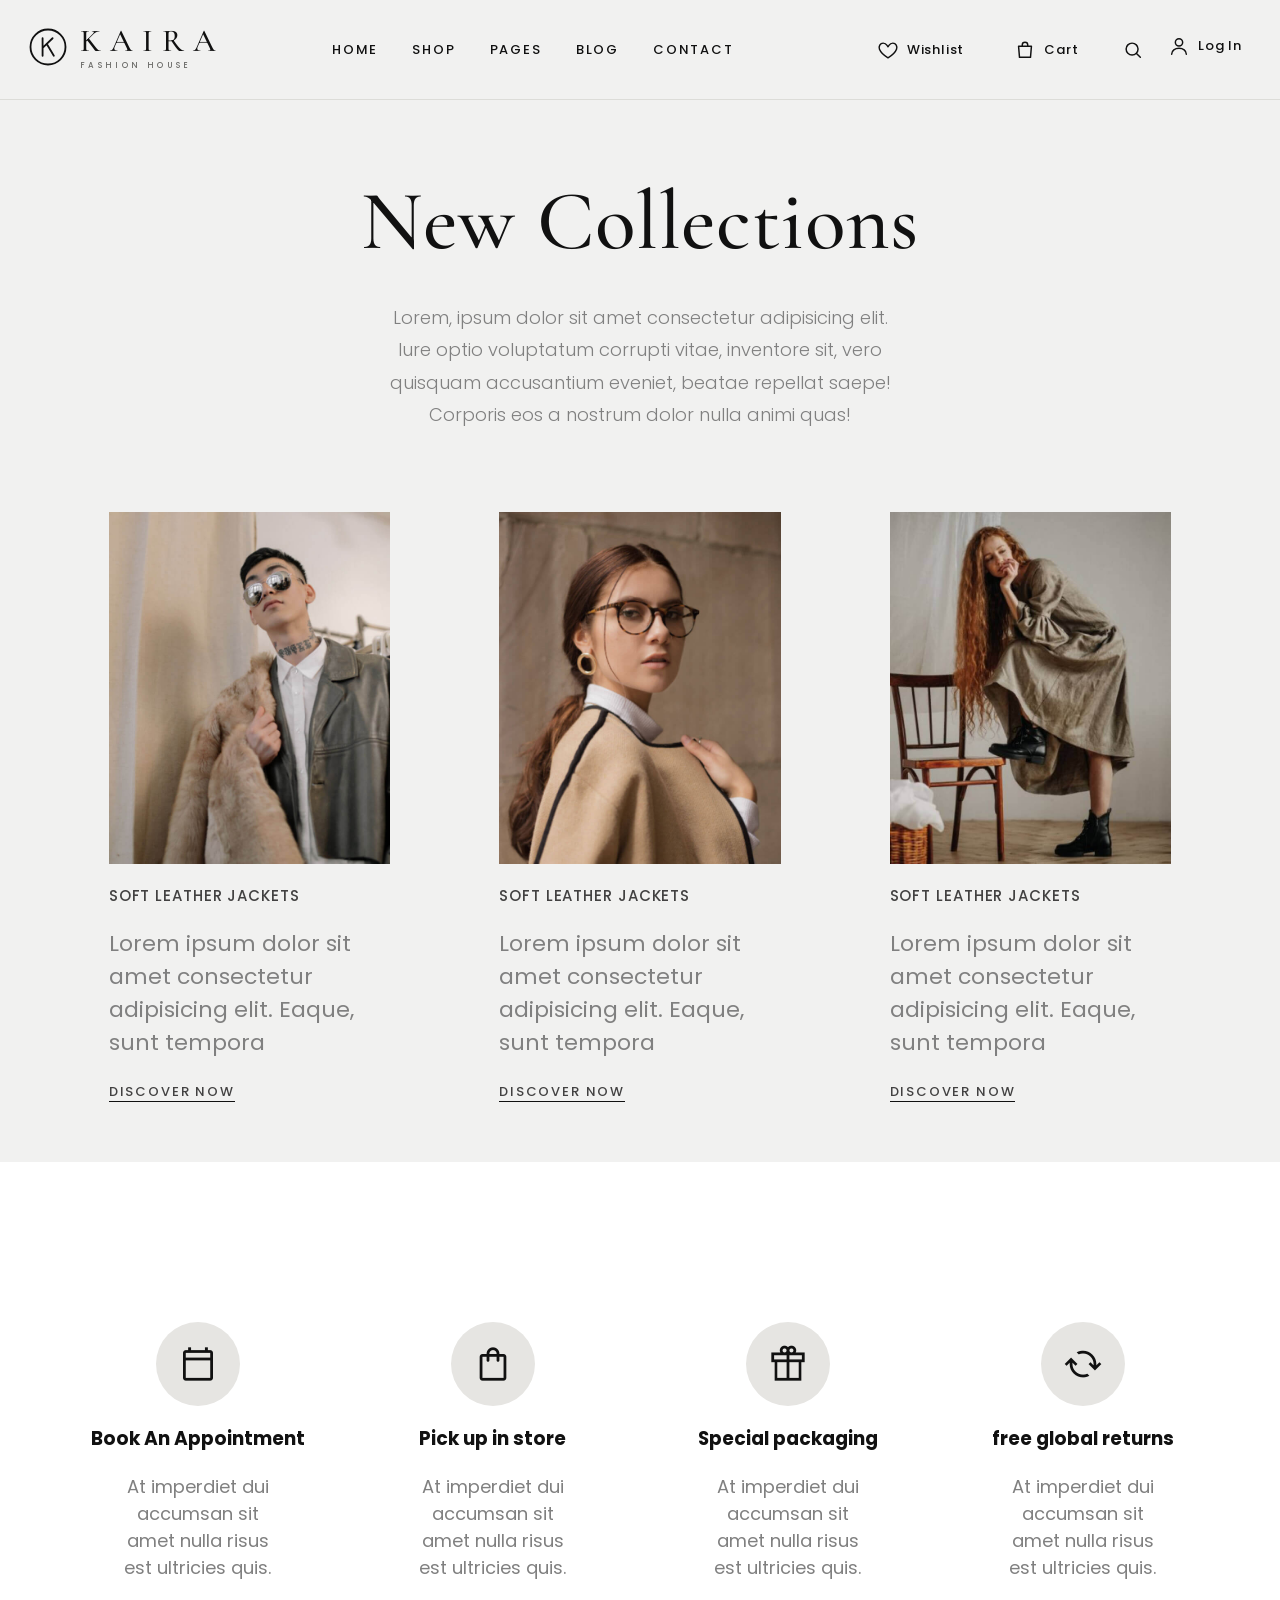
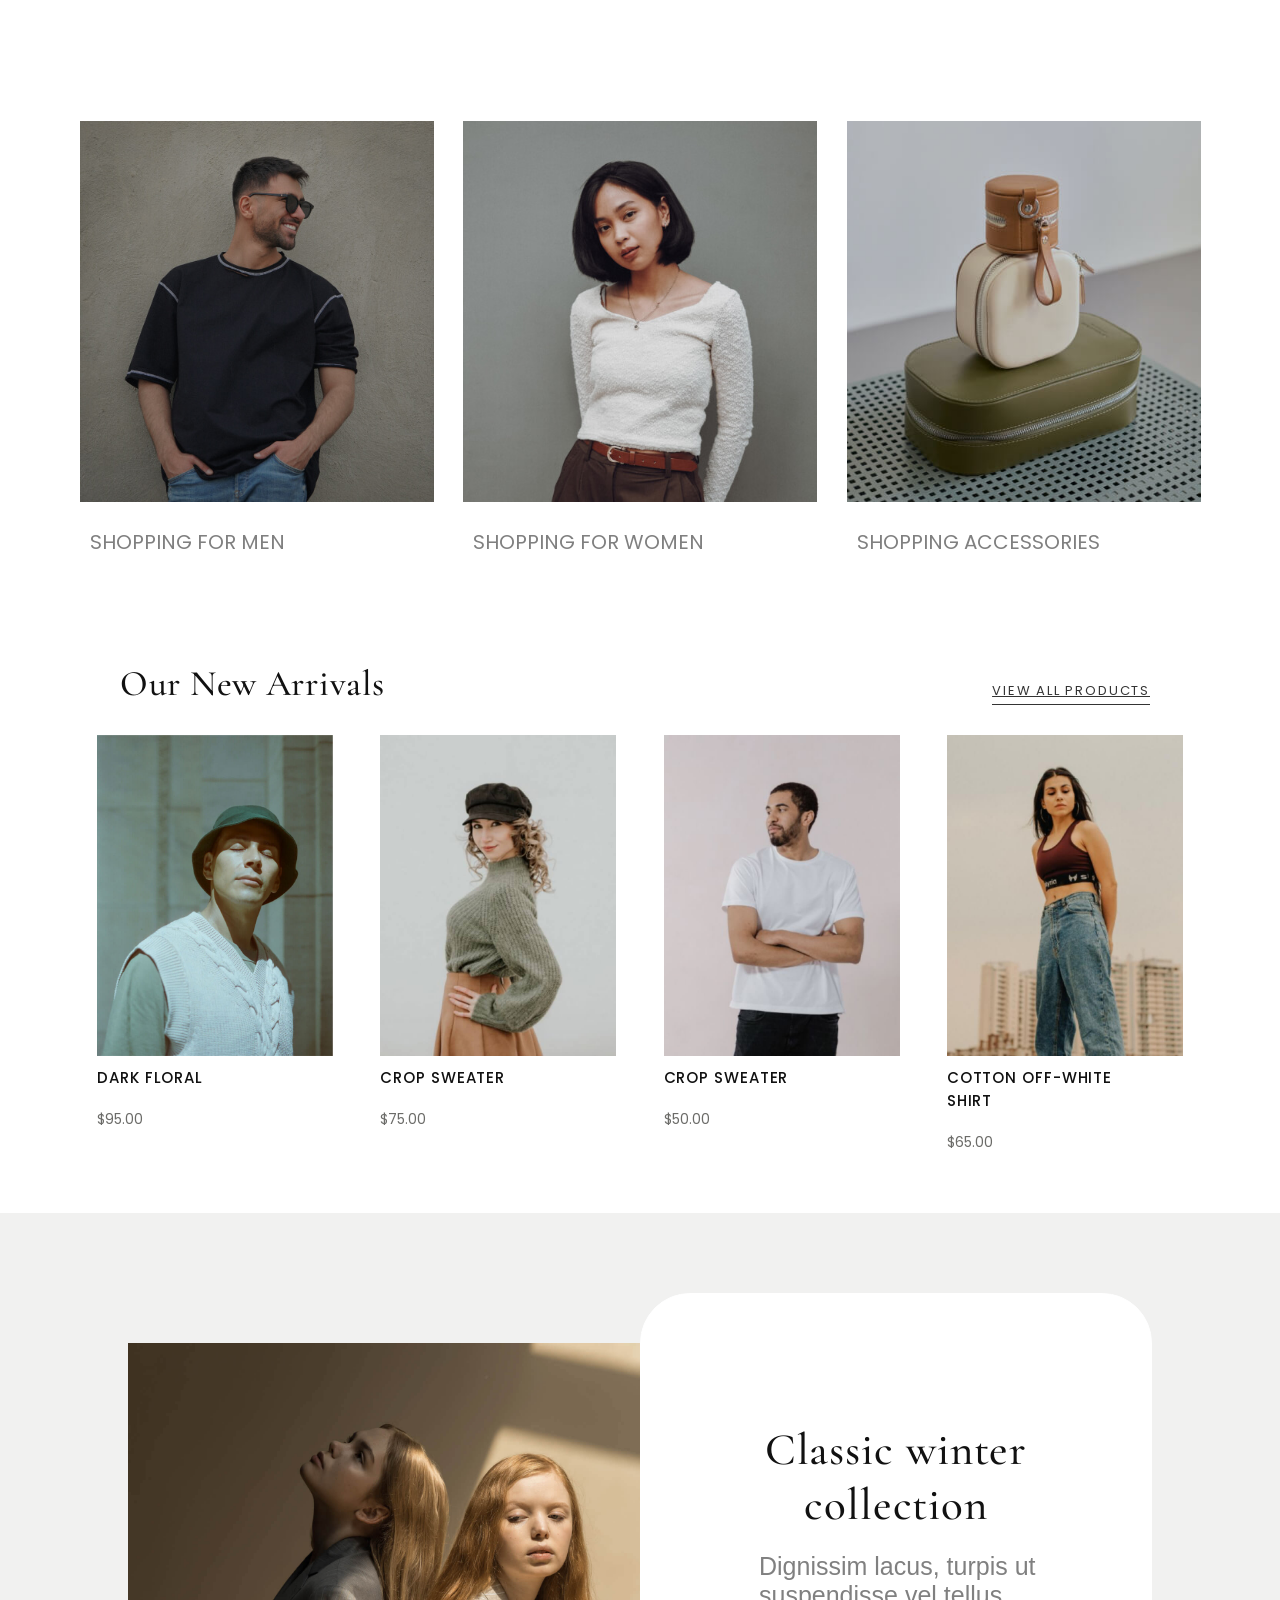
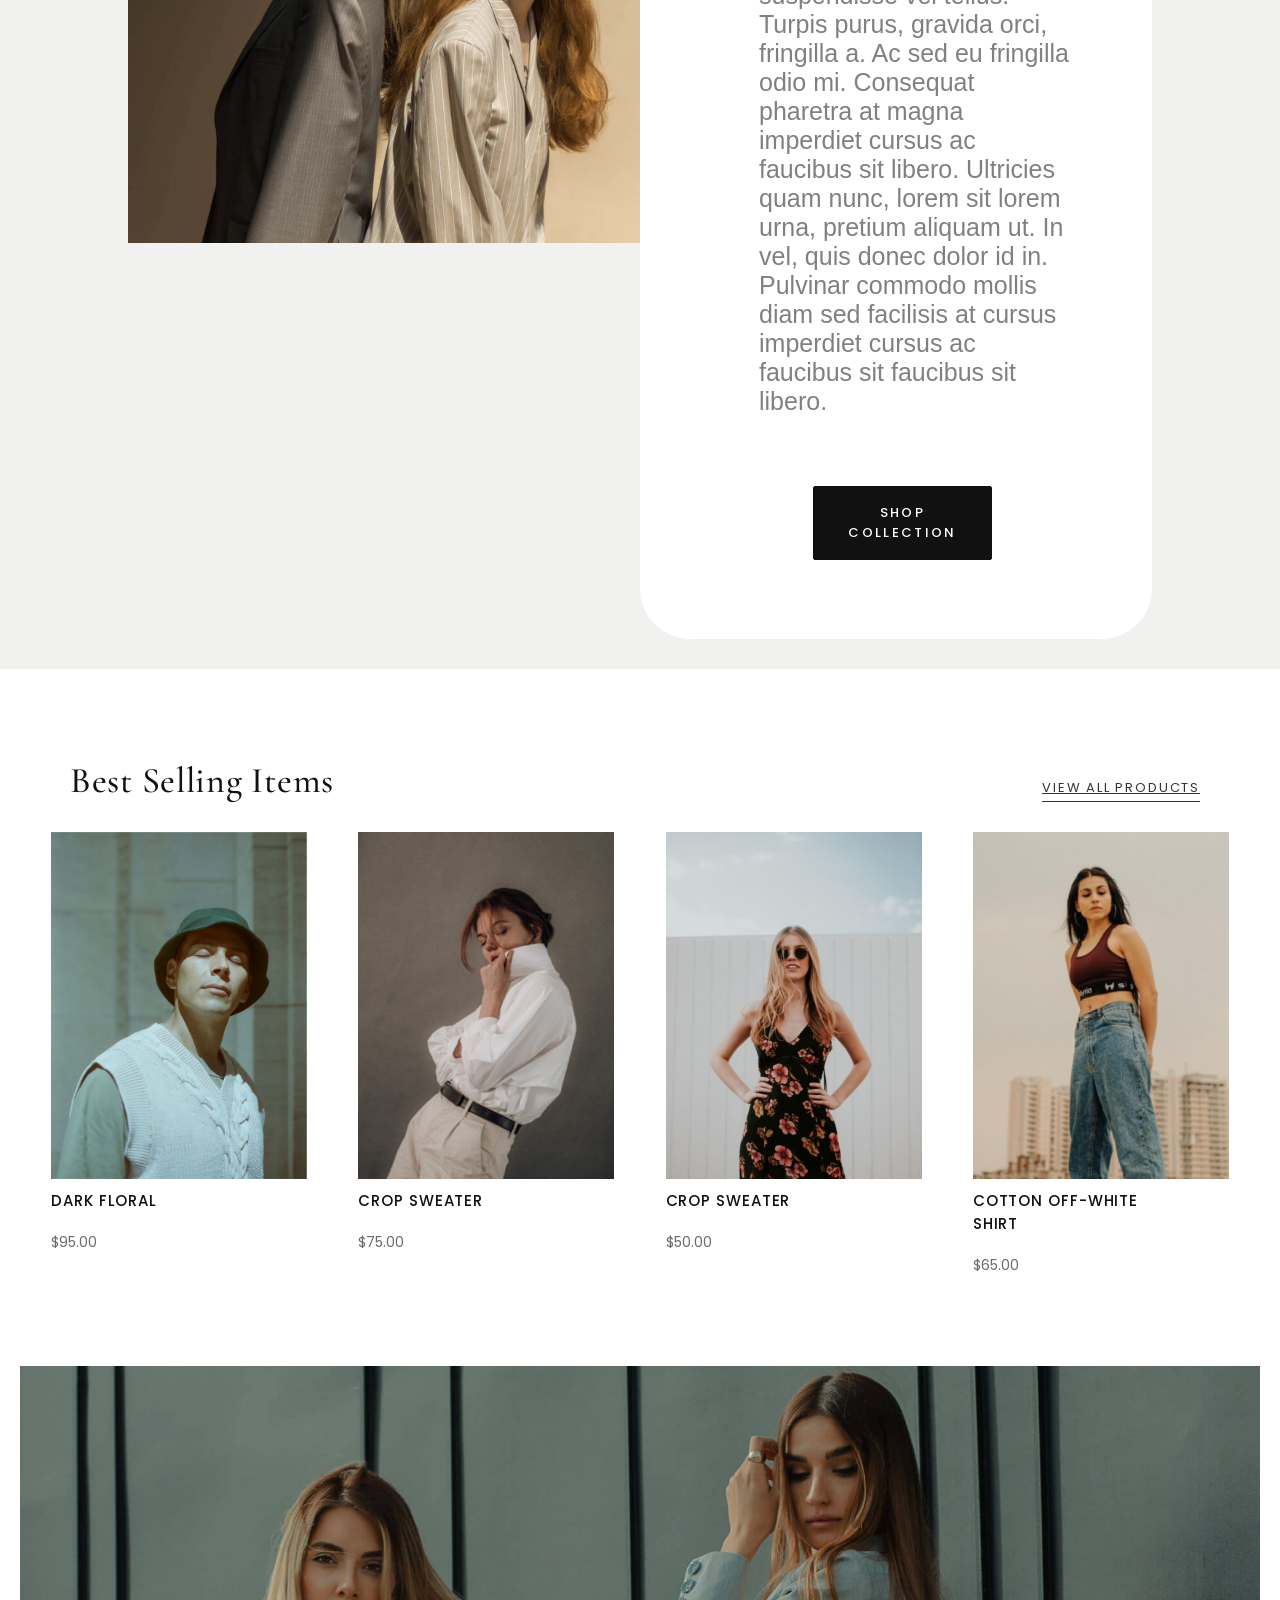
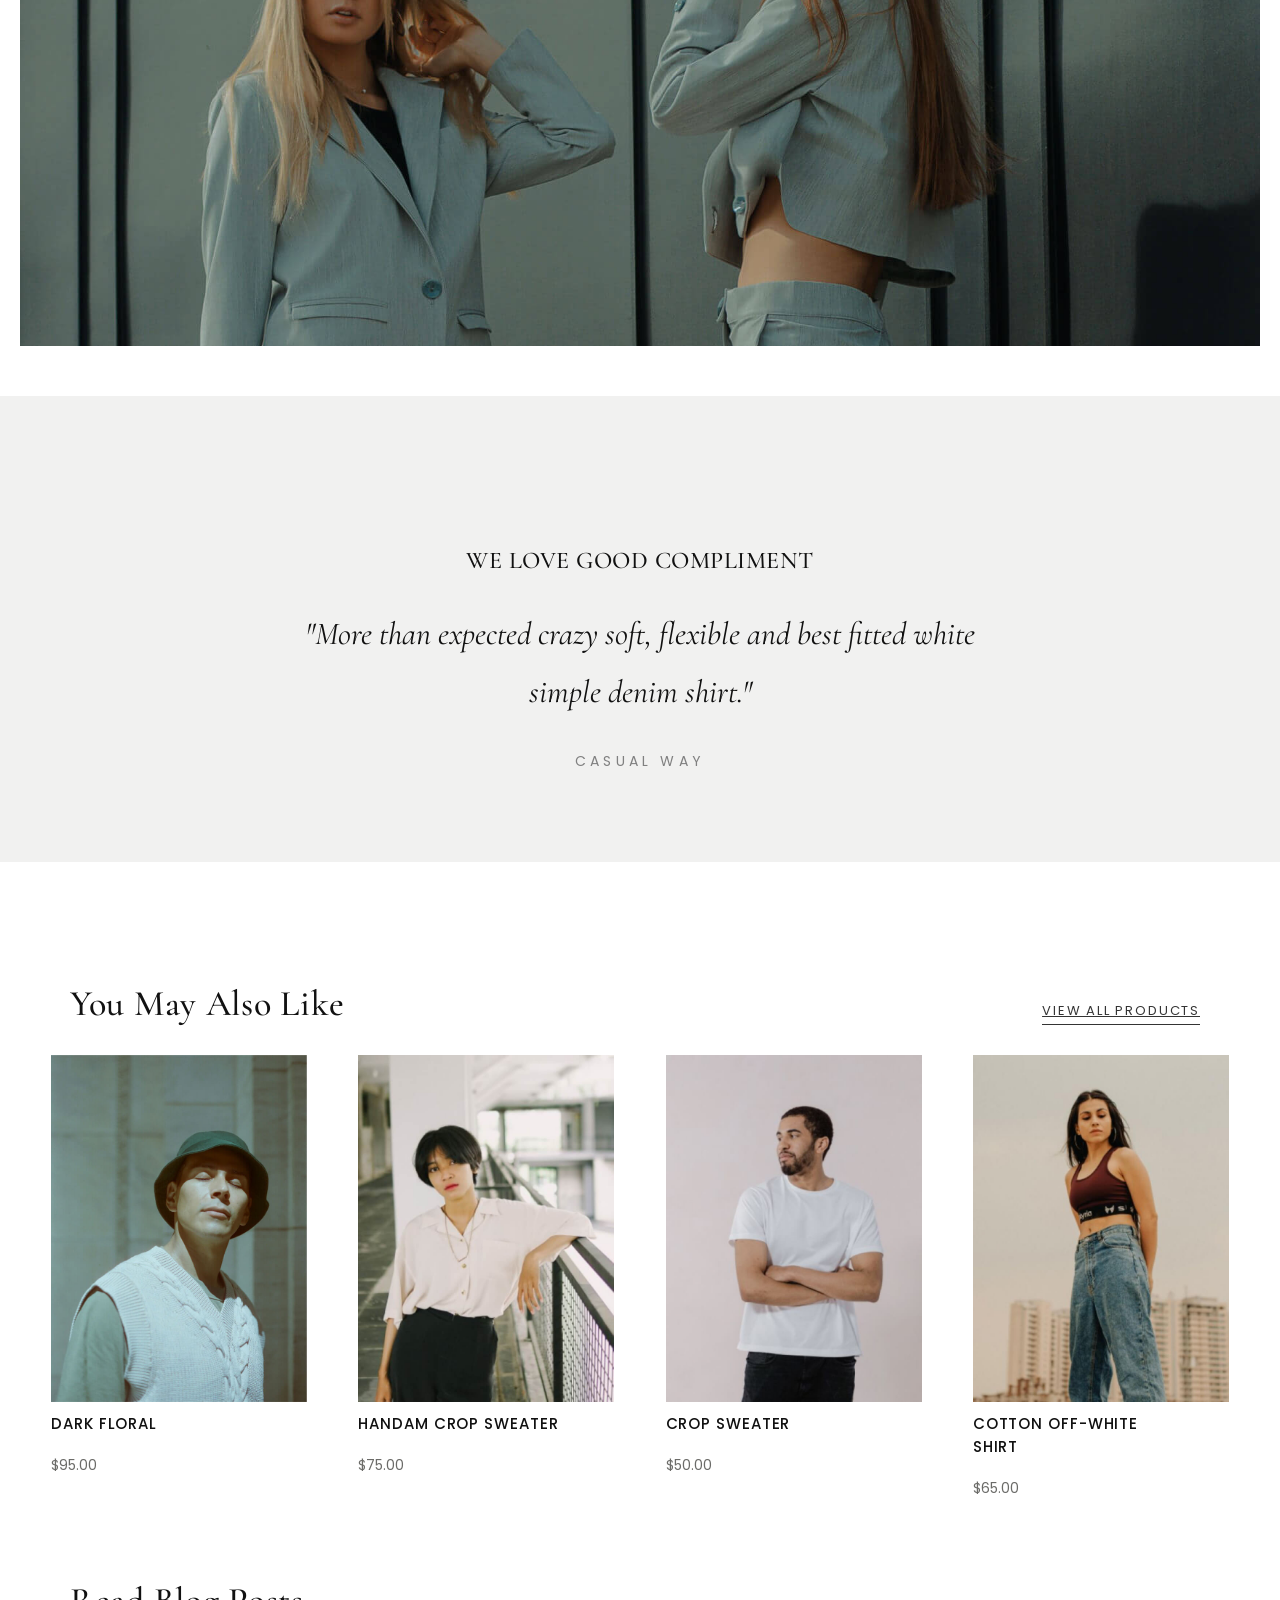
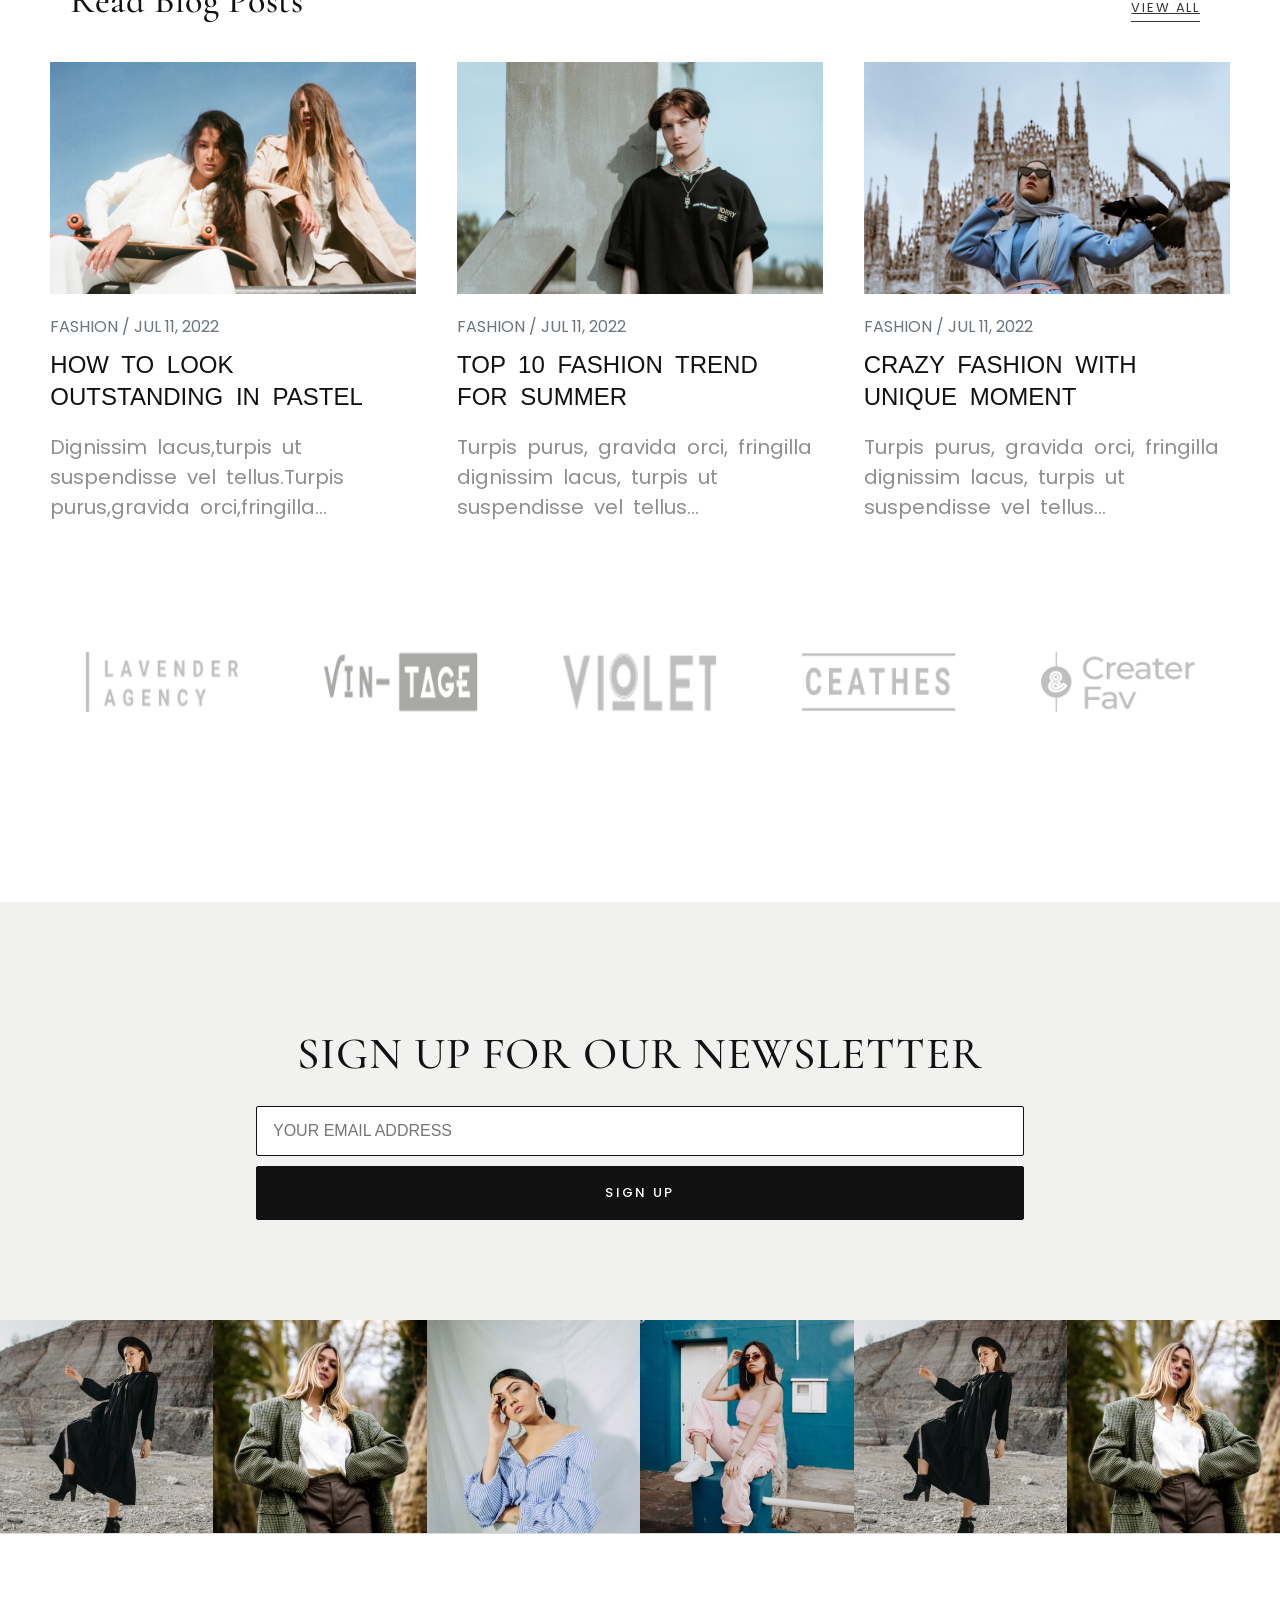
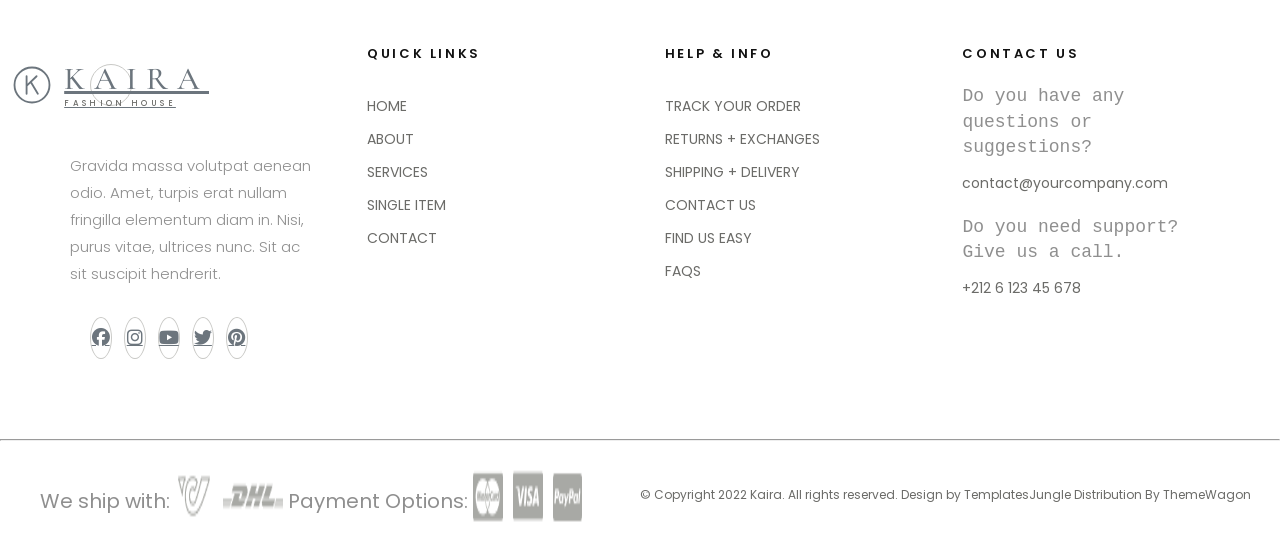
<file: index.html>
<!DOCTYPE html>
<html lang="en">
<head>
    <meta charset="UTF-8">
    <meta name="viewport" content="width=device-width, initial-scale=1.0">
    <meta name="description" content="KAIRA – modern fashion house: new collections, leather jackets, knitwear and accessories.">
    <title>KAIRA | Fashion House</title>
    <link rel="stylesheet" href="https://cdnjs.cloudflare.com/ajax/libs/font-awesome/6.5.0/css/all.min.css">
    <link rel="stylesheet"href="https://fonts.googleapis.com/css2?family=Material+Symbols+Outlined:opsz,wght,FILL,GRAD@24,400,0,0"/>
    <link rel="icon" type="image/svg+xml" href="img/logo/icon.svg">
        <link rel="icon" href="data:image/svg+xml,%3Csvg xmlns='http://www.w3.org/2000/svg' viewBox='0 0 64 64'%3E%3Crect width='64' height='64' rx='14' fill='%23111'/%3E%3Ctext x='32' y='44' font-size='38' text-anchor='middle' fill='%23f1f1f0' font-family='Georgia,serif'%3EK%3C/text%3E%3C/svg%3E">

    <link rel="preconnect" href="https://fonts.googleapis.com">
    <link href="https://fonts.googleapis.com/css2?family=Cormorant+Garamond:wght@400;500;600&family=Poppins:wght@300;400;500;600&display=swap" rel="stylesheet">
    <link rel="stylesheet" href="style.css">
</head>
<body>
    <header>
        <div class="logo"><a href="index.html" class="brand" aria-label="KAIRA home"><svg class="logo-mark" viewBox="0 0 48 48" width="40" height="40" fill="none" stroke="currentColor" stroke-width="2.2" stroke-linecap="round" stroke-linejoin="round" aria-hidden="true"><circle cx="24" cy="24" r="21"/><path d="M17.5 13.5v21M17.5 25l12-11.5M22.4 20.2 31 34.5"/></svg><span class="brand-text">KAIRA<small>FASHION HOUSE</small></span></a></div>
        <button class="menu-toggle" aria-label="Toggle menu" aria-expanded="false">
            <span class="bars" aria-hidden="true"><i></i><i></i><i></i></span>
        </button>
            <div class="nav">
                <a href="index.html">HOME</a>
                <a href="#shop">SHOP</a>
                <a href="#pages">PAGES</a>
                <a href="#journal">BLOG</a>
                <a href="#cnt">CONTACT</a>
            </div>
            <div class="center">
            <div class="s-nav">
                <a href="#" class="icon-link" aria-label="Wishlist"><svg class="ico" viewBox="0 0 24 24" width="22" height="22" fill="none" stroke="currentColor" stroke-width="1.6" stroke-linecap="round" stroke-linejoin="round" aria-hidden="true"><path d="M12 20.5s-7.5-4.6-9.3-9.4C1.5 7.8 3.4 4.5 6.7 4.5c1.9 0 3.3 1 4.3 2.5l1 1.4 1-1.4c1-1.5 2.4-2.5 4.3-2.5 3.3 0 5.2 3.3 4 6.6-1.8 4.8-9.3 9.4-9.3 9.4z"/></svg><span class="lbl">Wishlist</span></a>
                <a href="cart.html" class="icon-link" aria-label="Cart"><svg class="ico" viewBox="0 0 24 24" width="22" height="22" fill="none" stroke="currentColor" stroke-width="1.6" stroke-linecap="round" stroke-linejoin="round" aria-hidden="true"><path d="M5 8h14l-1 12H6L5 8z"/><path d="M9 8V6.5a3 3 0 0 1 6 0V8"/></svg><span class="lbl">Cart</span><span class="badge" hidden>0</span></a>
            </div>
            <div class="search">
                <a href="#" class="icon-link" aria-label="Search"><svg class="ico" viewBox="0 0 24 24" width="22" height="22" fill="none" stroke="currentColor" stroke-width="1.6" stroke-linecap="round" stroke-linejoin="round" aria-hidden="true"><circle cx="11" cy="11" r="6.5"/><path d="M20 20l-4.2-4.2"/></svg></a>
            </div>
            <div class="log">
                <a href="login.html" class="icon-link" aria-label="Log in"><svg class="ico" viewBox="0 0 24 24" width="22" height="22" fill="none" stroke="currentColor" stroke-width="1.6" stroke-linecap="round" stroke-linejoin="round" aria-hidden="true"><circle cx="12" cy="8" r="4"/><path d="M4 21c0-4 3.6-6.5 8-6.5s8 2.5 8 6.5"/></svg><span class="lbl">Log In</span></a>
            </div>
        </div>
    </header>
    <section id="blog" class="f-sec">
        <div class="first">
            <div class="first-info">
                <h1>New Collections</h1>
                <p>Lorem, ipsum dolor sit amet consectetur adipisicing elit. Iure optio voluptatum corrupti vitae, inventore sit, vero quisquam accusantium eveniet, beatae repellat saepe! Corporis eos a nostrum dolor nulla animi quas!</p>
            </div>
        </div>
        <div class="first-items">
            <div class="image-container">
                <img src="img/1_items/img.jpg" alt="" class="img1">
                <h4>Soft leather jackets</h4>
                <p>
                    Lorem ipsum dolor sit amet consectetur adipisicing elit. Eaque, sunt tempora
                </p>
                    <h4 class="disc"><a href="#">Discover Now</a></h4>
            </div>
            <div class="image-container">
                <img src="img/1_items/img1.jpg" alt="" class="img1">
                <h4>Soft leather jackets</h4>
                <p>
                    Lorem ipsum dolor sit amet consectetur adipisicing elit. Eaque, sunt tempora
                </p>
                    <h4 class="disc"><a href="#">Discover Now</a></h4>
            </div>
            <div class="image-container">
                <img src="img/1_items/img2.jpg" alt="" class="img1">
                <h4>Soft leather jackets</h4>
                <p>
                    Lorem ipsum dolor sit amet consectetur adipisicing elit. Eaque, sunt tempora
                </p>
                    <h4 class="disc"><a href="#">Discover Now</a></h4>
            </div>
        </div>
    </section>
    <section class="s-sec">
        <div class="feature">
            <div>
                <span class="material-symbols-outlined">calendar_today</span>
                <h3>Book An Appointment</h3>
                <p>At imperdiet dui accumsan sit amet nulla risus est ultricies quis.</p>
            </div>
            <div>
                <span class="material-symbols-outlined">shopping_bag</span>
                <h3>Pick up in store</h3>
                <p>At imperdiet dui accumsan sit amet nulla risus est ultricies quis.</p>
            </div>
            <div>
                <span class="material-symbols-outlined">featured_seasonal_and_gifts</span>
                <h3>Special packaging</h3>
                <p>At imperdiet dui accumsan sit amet nulla risus est ultricies quis.</p>
            </div>
            <div>
                <span class="material-symbols-outlined">cached</span>
                <h3>free global returns</h3>
                <p>At imperdiet dui accumsan sit amet nulla risus est ultricies quis.</p>
            </div>
        </div>
        <div id="shop" class="img-container-2">
            <div>
                <img src="img/2_items/img-m.jpg" alt="">
                <a href="#" title="GO TO MEN SHOPPING">SHOPPING FOR MEN</a>
            </div>
            <div>
                <img src="img/2_items/img-w.jpg" alt="">
                <a href="#" title="GO TO WOMEN SHOPPING">SHOPPING FOR WOMEN</a>
            </div>
            <div>
                <img src="img/2_items/img-a.jpg" alt="">
                <a href="#" title="GO TO ACCESSORIES SHOPPING">SHOPPING ACCESSORIES</a>
            </div>
        </div>
        <div class="items2">
            <div class="i-nav">
                <h3>Our New Arrivals</h3>
                <a href="#">View All Products</a>
            </div>
            <div class="items2-container">
            <div>
                <img src="img/3_items/img-i3-1.jpg" alt="">
                <h4>Dark Floral</h4>
                <p>$95.00</p>
            </div>
            <div>
                <img src="img/3_items/img-i3-3.jpg" alt="">
                <h4>Crop sweater</h4>
                <p>$75.00</p>
            </div>
            <div>
                <img src="img/3_items/img-it-2.jpg" alt="">
                <h4>CROP SWEATER</h4>
                <p>$50.00</p>
            </div>
            <div>
                <img src="img/3_items/img-i3-4.jpg" alt="">
                <h4>COTTON OFF-WHITE SHIRT</h4>
                <p>$65.00</p>
        </div>
    </div>
    </section>
    <section class="t-sec">
        <div class="s3_img">
            <img src="img/classic_winter/img-s3.jpg" alt="">
        </div>
        <div id="blg" class="s3-items">
            <h2>Classic winter collection</h2>
            <p>Dignissim lacus, turpis ut suspendisse vel tellus. Turpis purus, gravida orci, fringilla a. Ac sed eu fringilla odio mi. Consequat pharetra at magna imperdiet cursus ac faucibus sit libero. Ultricies quam nunc, lorem sit lorem urna, pretium aliquam ut. In vel, quis donec dolor id in. Pulvinar commodo mollis diam sed facilisis at cursus imperdiet cursus ac faucibus sit faucibus sit libero.</p>
            <div class="s3-btn">
                <button><a href="#">SHOP COLLECTION</a></button>
            </div>
        </div>
    </section>
    <section class="fr-sec">
        <div>
            <div class="items2">
            <div class="i-nav">
                <h3>Best Selling Items</h3>
                <a href="#">View All Products</a>
            </div>
            <div class="items2-container">
            <div>
                <img src="img/4_items/img-i3-1.jpg" alt="">
                <h4>Dark Floral</h4>
                <p>$95.00</p>
            </div>
            <div>
                <img src="img/4_items/img-s4-1.jpg" alt="">
                <h4>Crop sweater</h4>
                <p>$75.00</p>
            </div>
            <div>
                <img src="img/4_items/img-s4-2.jpg" alt="">
                <h4>CROP SWEATER</h4>
                <p>$50.00</p>
            </div>
            <div>
                <img src="img/4_items/img-i3-4.jpg" alt="">
                <h4>COTTON OFF-WHITE SHIRT</h4>
                <p>$65.00</p>
        </div>
        </div>
        <div class="g-img">
            <div>
                <img src="img/4_items/img-s4.jpg" alt="">
            </div>
        </div>
    </section>
    <section class="sec-5">
        <div>
            <h2>WE LOVE GOOD COMPLIMENT</h2>
            <p class="s-p1">"More than expected crazy soft, flexible and best fitted white simple denim shirt."</p>
            <p class="s-p2">CASUAL WAY</p>
        </div>
    </section>
    <section class="sec-6">
        <div class="sec6-1">
            <div class="i-nav">
                <h3>You May Also Like</h3>
                <a href="#">View All Products</a>
            </div>
            <div class="items2-container">
            <div>
                <img src="img/5_items/img-i3-1.jpg" alt="">
                <h4>DARK FLORAL</h4>
                <p>$95.00</p>
            </div>
            <div>
                <img src="img/5_items/sec-6.jpg" alt="">
                <h4>HANDAM CROP SWEATER</h4>
                <p>$75.00</p>
            </div>
            <div>
                <img src="img/5_items/img-it-2.jpg" alt="">
                <h4>CROP SWEATER</h4>
                <p>$50.00</p>
            </div>
            <div>
                <img src="img/5_items/img-i3-4.jpg" alt="">
                <h4>COTTON OFF-WHITE SHIRT</h4>
                <p>$65.00</p>
        </div>
        </div>
        <div id="journal" class="sec6-2">
            <div class="i-nav">
                <h3>Read Blog Posts</h3>
                <a href="#">View All</a>
            </div>
            <div class="sec6-items">
            <div>
                <img src="img/6_items/img1.jpg" alt="">
                <p class="sec6-p-d">FASHION / JUL 11, 2022</p>
                <h4>HOW TO LOOK OUTSTANDING IN PASTEL</h4>
                <p class="sec-6-p">Dignissim lacus,turpis ut suspendisse vel tellus.Turpis purus,gravida orci,fringilla...</p>
            </div>
            <div>
                <img src="img/6_items/img2.jpg" alt="">
                <p class="sec6-p-d">FASHION / JUL 11, 2022</p>
                <h4>TOP 10 FASHION TREND FOR SUMMER</h4>
                <p class="sec-6-p">Turpis purus, gravida orci, fringilla dignissim lacus, turpis ut suspendisse vel tellus...</p>
            </div>
            <div>
                <img src="img/6_items/img3.jpg" alt="">
                <p  class="sec6-p-d">FASHION / JUL 11, 2022</p>
                <h4>CRAZY FASHION WITH UNIQUE MOMENT</h4>
                <p class="sec-6-p">Turpis purus, gravida orci, fringilla dignissim lacus, turpis ut suspendisse vel tellus...</p>
            </div>
        </div>
        <div class="sec6-img">
            <img src="img/logo_py/logo1.png" alt="">
            <img src="img/logo_py/logo2.png" alt="">
            <img src="img/logo_py/logo3.png" alt="">
            <img src="img/logo_py/logo4.png" alt="">
            <img src="img/logo_py/logo5.png" alt="">
        </div>
    </section>
    <section class="l-sec">
        <div class="l-sec-d1">
            <h2>Sign Up for our newsletter</h2>
            <form action="#">
                <input type="email" placeholder="YOUR EMAIL ADDRESS" aria-label="Email address" required>
                <button type="submit">SIGN UP</button>
            </form>
        </div>
        <div class="l-sec-img">
            <img src="img/7_items/img1.jpg" alt="">
            <img src="img/7_items/img2.jpg" alt="">
            <img src="img/7_items/img3.jpg" alt="">
            <img src="img/7_items/img4.jpg" alt="">
            <img src="img/7_items/img1.jpg" alt="">
            <img src="img/7_items/img2.jpg" alt="">
        </div>
    </section>
    <footer>
        <div class="f-d1">
            <div class="f-l">
            <div class="footer-brand"><a href="index.html" class="brand" aria-label="KAIRA home"><svg class="logo-mark" viewBox="0 0 48 48" width="40" height="40" fill="none" stroke="currentColor" stroke-width="2.2" stroke-linecap="round" stroke-linejoin="round" aria-hidden="true"><circle cx="24" cy="24" r="21"/><path d="M17.5 13.5v21M17.5 25l12-11.5M22.4 20.2 31 34.5"/></svg><span class="brand-text">KAIRA<small>FASHION HOUSE</small></span></a></div>
            <p>Gravida massa volutpat aenean odio. Amet, turpis erat nullam fringilla elementum diam in. Nisi, purus vitae, ultrices nunc. Sit ac sit suscipit hendrerit.</p>
            <div>
                <a href="#"><i class="fa-brands fa-facebook"></i></a>
                <a href="#"><i class="fa-brands fa-instagram"></i></a>
                <a href="#"><i class="fa-brands fa-youtube"></i></a>
                <a href="#"><i class="fa-brands fa-twitter"></i></a>
                <a href="#"><i class="fa-brands fa-pinterest"></i></a>
            </div>
        </div>
        <div class="liste">
            <h5 class="l-h">QUICK LINKS</h5>
            <ul>
                <li><a href="index.html">HOME</a></li>
                <li>ABOUT</li>
                <li>SERVICES</li>
                <li>SINGLE ITEM</li>
                <li>CONTACT</li>
            </ul>
        </div>
        <div class="liste">
            <h5 class="l-h">HELP & INFO</h5>
            <ul>
                <li><a href="#">TRACK YOUR ORDER</a></li>
                <li><a href="#">RETURNS + EXCHANGES</a></li>
                <li><a href="#">SHIPPING + DELIVERY</a></li>
                <li><a href="#">CONTACT US</a></li>
                <li><a href="#">FIND US EASY</a></li>
                <li><a href="#">FAQS</a></li>
            </ul>
        </div>
        <div id="cnt" class="f-d">
            <h5 class="l-h">CONTACT US</h5>
            <p>Do you have any questions or suggestions?</p>
            <a href="#">contact@yourcompany.com</a>
            <p>Do you need support? Give us a call.</p>
            <a href="#">+212 6 123 45 678</a>
        </div>
        </div>
        <hr>
        <div class="f-d2">
            <div class="payment">
                <p>We ship with:</p>
                <img src="img/payment-img/img.png" alt="">
                <img src="img/payment-img/img1.png" alt="">
                <p>Payment Options: </p>
                <img src="img/payment-img/master-card.png" alt="">
                <img src="img/payment-img/visa-card.png" alt="">
                <img src="img/payment-img/paypal-card.png" alt="">
            </div>
            <div class="copy">
                <p class="copy-p"> &copy; Copyright 2022 Kaira. All rights reserved. Design by TemplatesJungle Distribution By ThemeWagon</p>
            </div>
        </div>
    </footer>
    <script src="index.js">
    </script>
</body>
</html>
</file>
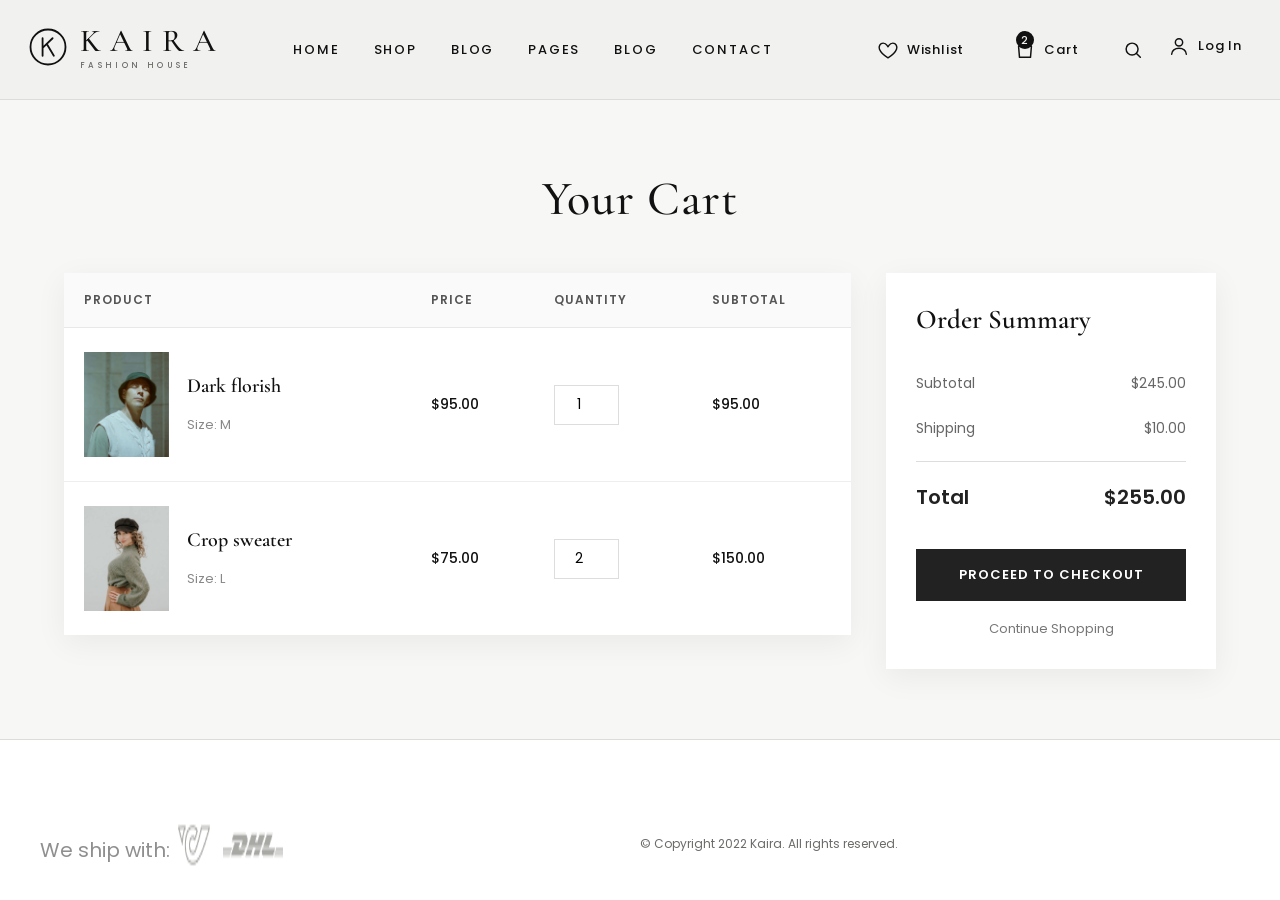
<file: cart.html>
<!DOCTYPE html>
<html lang="en">
<head>
    <meta charset="UTF-8">
    <meta name="viewport" content="width=device-width, initial-scale=1.0">
    <title>KAIRA - Cart</title>
    <link rel="stylesheet" href="https://cdnjs.cloudflare.com/ajax/libs/font-awesome/6.5.0/css/all.min.css">
    <link rel="icon" type="image/svg+xml" href="img/logo/icon.svg">
    <link rel="preconnect" href="https://fonts.googleapis.com">
    <link href="https://fonts.googleapis.com/css2?family=Cormorant+Garamond:wght@400;500;600&family=Poppins:wght@300;400;500;600&display=swap" rel="stylesheet">
    <link rel="stylesheet" href="style.css">
    <link rel="stylesheet" href="cart.css">
</head>
<body>
    <header>
        <div class="logo"><a href="index.html" class="brand" aria-label="KAIRA home"><svg class="logo-mark" viewBox="0 0 48 48" width="40" height="40" fill="none" stroke="currentColor" stroke-width="2.2" stroke-linecap="round" stroke-linejoin="round" aria-hidden="true"><circle cx="24" cy="24" r="21"/><path d="M17.5 13.5v21M17.5 25l12-11.5M22.4 20.2 31 34.5"/></svg><span class="brand-text">KAIRA<small>FASHION HOUSE</small></span></a></div>
        <button class="menu-toggle" aria-label="Toggle menu" aria-expanded="false">
            <span class="bars" aria-hidden="true"><i></i><i></i><i></i></span>
        </button>
        <div class="nav">
            <a href="index.html">HOME</a>
            <a href="index.html#shop">SHOP</a>
            <a href="index.html#journal">BLOG</a>
            <a href="index.html#pages">PAGES</a>
            <a href="index.html#journal">BLOG</a>
            <a href="index.html#cnt">CONTACT</a>
        </div>
        <div class="center">
            <div class="s-nav">
                <a href="wishlist.html" class="icon-link" aria-label="Wishlist"><svg class="ico" viewBox="0 0 24 24" width="22" height="22" fill="none" stroke="currentColor" stroke-width="1.6" stroke-linecap="round" stroke-linejoin="round" aria-hidden="true"><path d="M12 20.5s-7.5-4.6-9.3-9.4C1.5 7.8 3.4 4.5 6.7 4.5c1.9 0 3.3 1 4.3 2.5l1 1.4 1-1.4c1-1.5 2.4-2.5 4.3-2.5 3.3 0 5.2 3.3 4 6.6-1.8 4.8-9.3 9.4-9.3 9.4z"/></svg><span class="lbl">Wishlist</span></a>
                <a href="cart.html" class="icon-link" aria-label="Cart"><svg class="ico" viewBox="0 0 24 24" width="22" height="22" fill="none" stroke="currentColor" stroke-width="1.6" stroke-linecap="round" stroke-linejoin="round" aria-hidden="true"><path d="M5 8h14l-1 12H6L5 8z"/><path d="M9 8V6.5a3 3 0 0 1 6 0V8"/></svg><span class="lbl">Cart</span><span class="badge" hidden>0</span></a>
            </div>
            <div class="search">
                <a href="#" class="icon-link" aria-label="Search"><svg class="ico" viewBox="0 0 24 24" width="22" height="22" fill="none" stroke="currentColor" stroke-width="1.6" stroke-linecap="round" stroke-linejoin="round" aria-hidden="true"><circle cx="11" cy="11" r="6.5"/><path d="M20 20l-4.2-4.2"/></svg></a>
            </div>
            <div class="log">
                <a href="login.html" class="icon-link" aria-label="Log in"><svg class="ico" viewBox="0 0 24 24" width="22" height="22" fill="none" stroke="currentColor" stroke-width="1.6" stroke-linecap="round" stroke-linejoin="round" aria-hidden="true"><circle cx="12" cy="8" r="4"/><path d="M4 21c0-4 3.6-6.5 8-6.5s8 2.5 8 6.5"/></svg><span class="lbl">Log In</span></a>
            </div>
        </div>
    </header>

    <main class="cart-page">
        <section class="cart-section">
            <h1>Your Cart</h1>
            <div class="cart-content">
                <table class="cart-table">
                    <thead>
                        <tr>
                            <th>Product</th>
                            <th>Price</th>
                            <th>Quantity</th>
                            <th>Subtotal</th>
                        </tr>
                    </thead>
                    <tbody>
                        <tr>
                            <td class="product">
                                <img src="img/3_items/img-i3-1.jpg" alt="product" width="80">
                                <div class="prod-info">
                                    <h4>Dark florish</h4>
                                    <p>Size: M</p>
                                </div>
                            </td>
                            <td class="price">$95.00</td>
                            <td class="qty"><input type="number" min="1" value="1"></td>
                            <td class="subtotal">$95.00</td>
                        </tr>
                        <tr>
                            <td class="product">
                                <img src="img/3_items/img-i3-3.jpg" alt="product" width="80">
                                <div class="prod-info">
                                    <h4>Crop sweater</h4>
                                    <p>Size: L</p>
                                </div>
                            </td>
                            <td class="price">$75.00</td>
                            <td class="qty"><input type="number" min="1" value="2"></td>
                            <td class="subtotal">$150.00</td>
                        </tr>
                    </tbody>
                </table>

                <aside class="cart-summary">
                    <h3>Order Summary</h3>
                    <div class="summary-row"><span>Subtotal</span><span class="amount">$245.00</span></div>
                    <div class="summary-row"><span>Shipping</span><span class="amount">$10.00</span></div>
                    <div class="summary-row total"><span>Total</span><span class="amount">$255.00</span></div>
                    <button class="checkout">Proceed to Checkout</button>
                    <a class="continue" href="index.html">Continue Shopping</a>
                </aside>
            </div>
        </section>
    </main>

    <footer>
        
        <div class="f-d2">
            <div class="payment">
                <p>We ship with:</p>
                <img src="img/payment-img/img.png" alt="">
                <img src="img/payment-img/img1.png" alt="">
            </div>
            <div class="copy">
                <p class="copy-p"> &copy; Copyright 2022 Kaira. All rights reserved.</p>
            </div>
        </div>
    </footer>

    <script src="cart.js">
    
    </script>
</body>
</html>
</file>
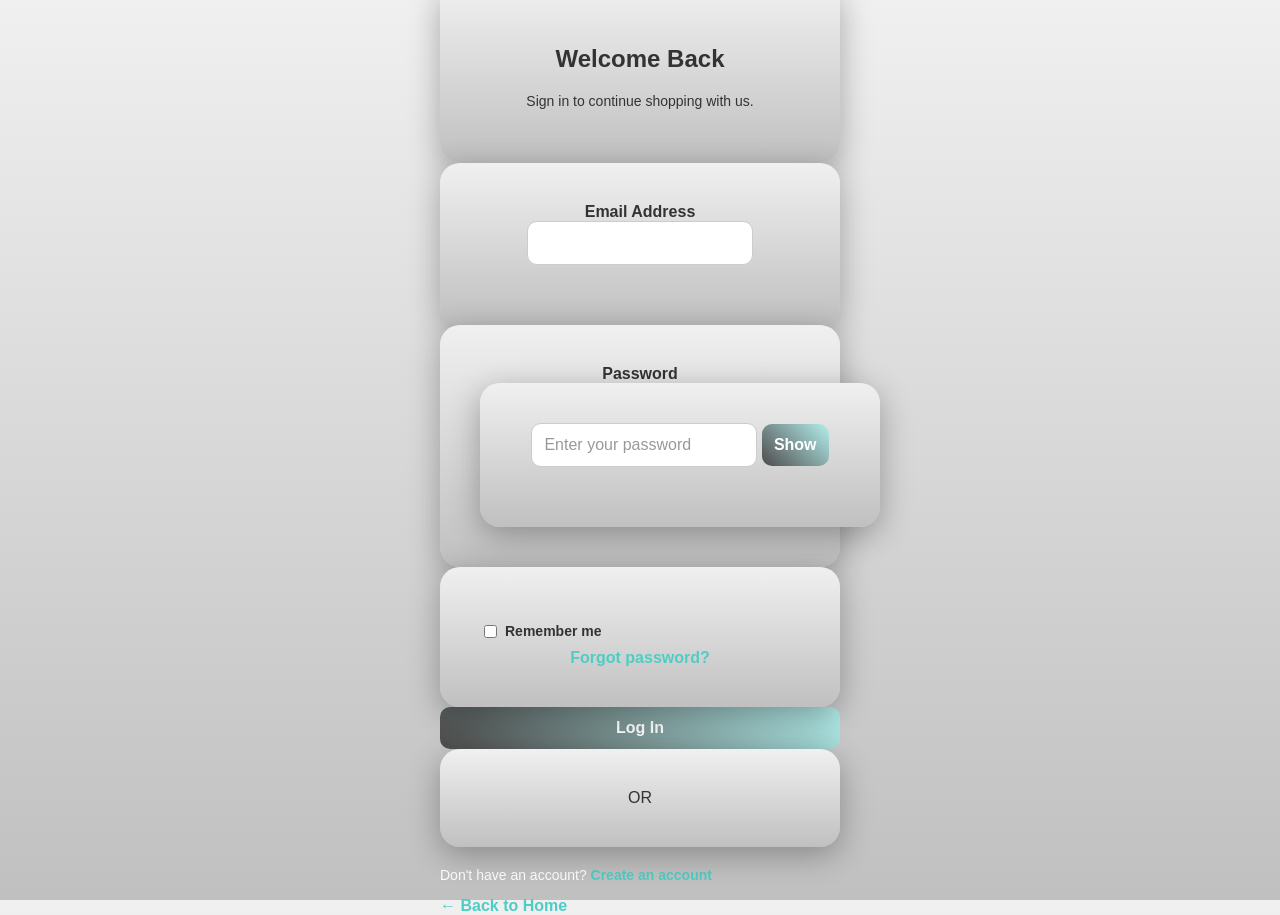
<file: login.html>
<!DOCTYPE html>
<html lang="en">
<head>
    <meta charset="UTF-8">
    <meta name="viewport" content="width=device-width, initial-scale=1.0">
    <title>Login | E-commerce</title>
    <link rel="stylesheet" href="login.css">
</head>
<body>
    <main class="auth-page">
        <section class="auth-card">
            <div class="brand">
                <h1>Welcome Back</h1>
                <p>Sign in to continue shopping with us.</p>
            </div>
            <form action="index.html">
                <div class="input-group">
                    <label for="email">Email Address</label>
                    <input
                        type="email"
                        id="email"
                        name="email"
                        required
                    >
                </div>
                <div class="input-group">
                    <label for="password">Password</label>
                    <div class="password-box">
                        <input
                            type="password"
                            id="password"
                            name="password"
                            placeholder="Enter your password"
                            required
                        >
                        <button
                            type="button"
                            class="show-password"
                            onclick="togglePassword()"
                        >
                            Show
                        </button>
                    </div>
                </div>
                <div class="form-options">
                    <label class="remember">
                        <input type="checkbox">
                        <span>Remember me</span>
                    </label>
                    <a href="#">Forgot password?</a>
                </div>
                <button type="submit" class="auth-btn">
                    Log In
                </button>
            </form>
            <div class="divider">
                <span>OR</span>
            </div>
            <p class="switch-text">
                Don't have an account?
                <a href="Signin.html">Create an account</a>
            </p>
            <a href="index.html" class="back-home">
                ← Back to Home
            </a>
        </section>
    </main>
    <script src="login.js"></script>

</body>
</html>
</file>
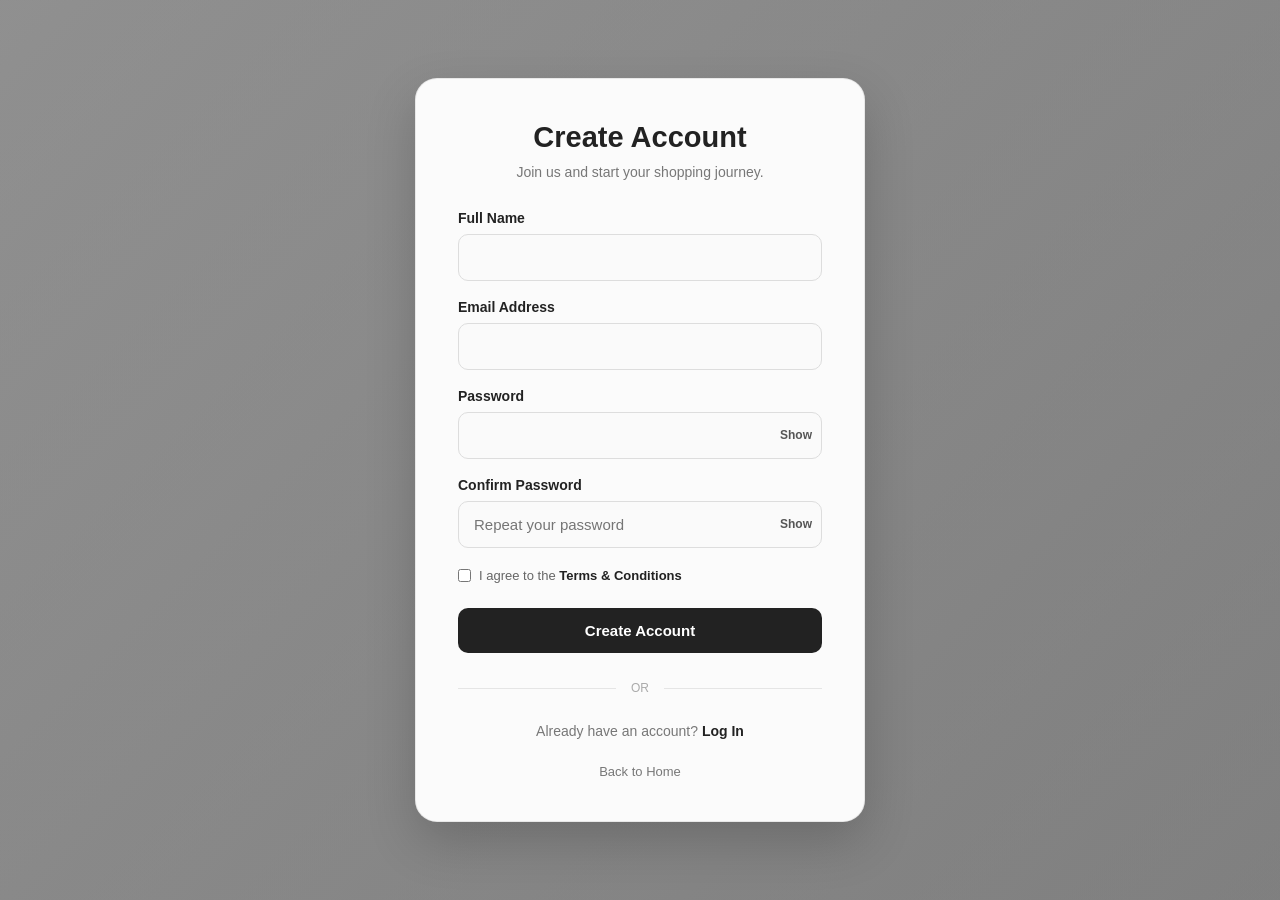
<file: Signin.html>
<!DOCTYPE html>
<html lang="en">
<head>
    <meta charset="UTF-8">
    <meta name="viewport" content="width=device-width, initial-scale=1.0">
    <title>Create Account | E-commerce</title>
    <link rel="stylesheet" href="signin.css">
</head>
<body>
    <main class="auth-page">
        <section class="auth-card">
            <div class="brand">
                <h1>Create Account</h1>
                <p>Join us and start your shopping journey.</p>
            </div>
            <form action="msg.html" id="signupForm">
                <div class="input-group">
                    <label for="name">Full Name</label>
                    <input
                        type="text"
                        id="name"
                        name="name"
                        required
                    >
                </div>
                <div class="input-group">
                    <label for="email">Email Address</label>
                    <input
                        type="email"
                        id="email"
                        name="email"
                        required
                    >
                </div>
                <div class="input-group">
                    <label for="password">Password</label>
                    <div class="password-box">
                        <input
                            type="password"
                            id="password"
                            name="password"
                            minlength="8"
                            required
                        >
                        <button
                            type="button"
                            class="show-password"
                            onclick="togglePassword('password', this)"
                        >
                            Show
                        </button>
                    </div>
                </div>
                <div class="input-group">
                    <label for="confirmPassword">Confirm Password</label>
                    <div class="password-box">
                        <input
                            type="password"
                            id="confirmPassword"
                            name="confirmPassword"
                            placeholder="Repeat your password"
                            minlength="8"
                            required
                        >
                        <button
                            type="button"
                            class="show-password"
                            onclick="togglePassword('confirmPassword', this)"
                        >
                            Show
                        </button>
                    </div>
                </div>
                <label class="terms">
                    <input
                        type="checkbox"
                        id="terms"
                        required
                    >
                    <span>
                        I agree to the
                        <a href="#">Terms & Conditions</a>
                    </span>
                </label>
                <button type="submit" class="auth-btn">
                    Create Account
                </button>
            </form>
            <div class="divider">
                <span>OR</span>
            </div>
            <p class="switch-text">
                Already have an account?
                <a href="login.html">Log In</a>
            </p>
            <a href="index.html" class="back-home">
                Back to Home
            </a>
        </section>
    </main>
    <script src="signin.js"></script>
</body>
</html>
</file>
<file: style.css>
*{
    margin: 0;
    padding: 0;
    box-sizing: border-box;
}
body {
    max-width: 100%;
}

img {
    max-width: 100%;
    height: auto;
    display: block;
}
body{
    background: #f1f1f0;
    font-family: 'Poppins', sans-serif;
    animation: amt 1s ease-out;
}
header{
    display: flex;
    background-color: #f1f1f0;
    border-bottom: 1px solid gray;
    justify-content: space-between;
    align-items: center;
    height: 100px;
    position: sticky;
    top: 0;
}
.menu-toggle{
    display: none;
}

@keyframes amt {
    from {
        opacity: 0;
    }
    to {
        opacity: 1;
    }
}
header .logo{
    width: auto;
    color: black;
    font-weight: 400;
    font-size: 40px;
    margin-left: 5px;
}
header .nav{
    width: auto;
    padding: 0 10px;
    margin: 0 10px;
    display: flex;
    gap: 14px;
}
header .nav a{
    text-decoration: none;
    padding: 0 16px 0 16px;
    margin: 0 10px 0 0;
    font-size: large;
    margin: 0 10px ;
}
header .nav a:hover{
    translate: 0 -5px;
}
header a{
    text-decoration: none;
    color: black;
}
header .s-nav{
    padding: 0 10px;
    margin-left: 6px;
}
header .s-nav a{
    padding: 0 10px;
    margin: 0 10px;
    font-size: large;
}
header .log{
    margin-right: 10px;
}
header .log:hover{
    translate: 0 -7px;
}
.center{
    display: flex;
    align-items: center;
    gap: 18px;
}

.search{
    display: flex;
    align-items: center;
    margin-right: 10px;
}
.f-sec{
    display: flex;
    flex-direction: column;
    padding-top: 50px;;
    background: #f1f1f0;
}
.first{
    margin-top: 20px;
}
.first-info{
    display: flex;
    flex-direction: column;
    flex-wrap: wrap;
    align-items: center;
    margin-bottom: 10px;
}
.first-info h1{
    font-size: 70px;
    font-family: 'Times New Roman', Times, serif, Helvetica, sans-serif;
    margin-bottom: 10px;
}
.first-info p{
    width: 40%;
    color: gray;
    font-size: 25px;
    margin-top: 10px;
    text-align: center;
}
.first-items{
    width: 100%;
    display: flex;
    justify-content: space-evenly;
    margin-top: 10px;
}
.image-container{
    max-width:22%;
    border-radius: 10px;
    padding: 50px 0;
}
.image-container img{
    width: 100%;
}
.image-container img:hover{
    scale: 0.9;
    box-shadow: 5px 4px 5px gray;
}
.image-container h4, p{
    margin: 10px 0;
    padding-top: 10px;
}
.image-container p{
    color: gray;
    width: 90%;
    font-size: 22px;
}
.image-container h4{
    font-size: 28px;
    color: rgb(66, 65, 65);
    font-family: Cambria, Cochin, Georgia, Times, 'Times New Roman', serif;
    padding-top:  10px ;
    width: fit-content;
}
.image-container h4 a{
    text-decoration: none;
    color: rgb(66, 65, 65);
    padding-top: 30px;
}
.disc:hover{
    translate:  0 -5px;
    text-decoration: underline;
}
.s-sec{
    padding: 50px;
    background: white;
}
.s-sec .feature{
    display: flex;
    justify-content: space-around;
    padding: 100px 0;

}
.feature div{
    width: 20%;
}
.feature div h3{
    text-align: center;
    font: 29px;
    margin: 10px 0;
}
.feature div p{
    text-align: center;
    color: gray;
    font-size: 18px;
    width: 70%;
    margin: 10px auto;
}
.feature div span{
    display: flex;
    justify-content: center;
    font-size: 50px;
    color: gray;
    margin: 10px 0;
}
.img-container-2{
    display: flex;
    justify-content: space-evenly;
    margin-top: 30px;
}
.img-container-2 div{
    width: 30%;
}
.img-container-2 div img{
    width: 100%;
}
.img-container-2 img:hover{
    scale: .9;
    box-shadow: 5px 4px 5px gray;
}
.img-container-2 div a{
    display: inline-block;
    color: gray;
    text-decoration: none;
    padding: 15px 10px;
    margin-top: 10px;
    font-size: 20px;
}
.img-container-2 div a:hover{
    color: #000;
}
.items2{
    padding-top: 50px;
}
.i-nav{
    display: flex;
    justify-content: space-between;
}
.i-nav a:hover{
    translate: 0 -5px;
}
.i-nav h3{
    margin-left:70px;
    margin-top: 40px;
    font-size: 28px;
    font-family: 'Trebuchet MS', 'Lucida Sans Unicode', 'Lucida Grande', 'Lucida Sans', Arial, sans-serif, Tahoma, Geneva, Verdana, sans-serif, Times, serif;
}
.i-nav a{
    margin-right: 80px;
    margin-top: 40px;
    font-size: 20px;
    color: rgba(0, 0, 0, 0.795);
}
.items2-container{
    width: 100%;
    display: flex;
    justify-content: space-evenly;
    margin-top: 30px;
}
.items2-container div{
    width: 20%;
}
.items2-container div img{
    width: 100%;
}
.items2-container div img:hover{
    scale: .9;
    box-shadow: 5px 3px 4px gray;
}
.items2-container h4{
    font-size: 20px;
    width: 80%;
    font-family: 'Lucida Sans', 'Lucida Sans Regular', 'Lucida Grande', 'Lucida Sans Unicode', Geneva, Verdana, sans-serif;
    margin: 10px 0;
}
.items2-container p{
    font-size: 20px;
}
.t-sec{
    display: flex;
    justify-content: center;
    padding-top: 50px;
    margin: 30px 0;
}
.t-sec div{
    width: 40%;
}
.t-sec div img{
    width: 100%;
}
.t-sec .s3-items {
    border: 1px solid white;
    width: 40%;
    background: white;
    /* margin: 50px 0; */
    padding: 48px;
    border-radius: 50px;
}
.s3-items h2{
    text-align: center;
    margin-top: 80px;
    /* width: 80%; */
    font-size: 45px;
}
.s3-items p{
    width: 80%;
    margin-left: 60px;
    font-family: 'Segoe UI', Tahoma, Geneva, Verdana, sans-serif;
    font-size: 25px;
    color: gray;
    padding: 10px;
}
.s3_img img{
    margin-top: 50px;
}
.s3-btn{
    margin: 30px auto;
    padding-top: 30px;
}
.s3-btn:hover{
    translate: 0 -5px;
    scale: 1.1;
}
.s3-items a{
    text-decoration: none;
    color: white;
    padding: 15px ;
}
.s3-btn button{
    background: #000;
    padding: 10px 5px;
    border-radius: 10px;
}
.fr-sec{
    background: white;
}
.g-img{
    margin: 80px 20px;
    padding-bottom: 50px;
}
.g-img img{
    width: 100%;
}
.sec-5{
    padding-top: 50px;
    padding-bottom: 80px;
}
.sec-5 h2{
    text-align: center;
    font-family: Verdana, Geneva, Tahoma, sans-serif, 'Gill Sans MT', Calibri, 'Trebuchet MS', sans-serif;
    margin: 20px 0;
}
.sec-5 .s-p1{
    text-align: center;
    font-family: monospace;
    font-size: 25px;
    color: gray;
    width: 30%;
    margin: 20px auto;
    line-height: 1.8;
}
.s-p2{
    font-size: 14px;
    color: gray;
    margin: 10px auto;
    text-align: center;
}
.sec-6{
    background: white;
    padding: 50px 0;
}
.sec6-1, .sec6-2{
    padding: 30px 0;
}
.sec6-items{
    display: flex;
    flex-wrap: wrap;
    justify-content: space-around;
    padding: 30px 0;
    width: 100%;
    padding: 10px 30px;
    
}
.sec6-items div{
    width: 30%;
    padding: 30px 0;
}

.sec6-items div img{
    width: 100%;
    max-width: 100%;
    height: auto;
    display: block;
    object-fit: cover;
}
.sec6-items div img:hover{
    scale: .9;
    box-shadow: 8px 5px 4px gray;
}
.sec6-items div{
    box-sizing: border-box;
    overflow: hidden;
}
.sec6-p-d{
    color: #6C757D;
    font-size: 16px;

}
.sec6-items div h4{
    font-size: 24px;
    color: #111111;
    font-family: 'Cairo', sans-serif;
    font-weight: 100;
    word-spacing: 6px;
    width: 90%;
    line-height: 1.3;
}
.sec-6-p{
    color: #8F8F8F;
    font-size: 20px;
    line-height: 1.5;
    word-spacing: 5px;
}
.sec6-img{
    display: flex;
    justify-content: space-evenly;
    padding: 80px 0;
    width: 100%;
}
.sec6-img img{
    width:12%;
}
.l-sec{
    padding-top: 100px;
    text-align: center;
}
.l-sec-d1 h2{
    font-size: 2.8rem;
    text-transform: uppercase !important;
    margin: 25px 0;
    font-family: serif;
}
.l-sec-d1 input{
    display: block;
    color: #8F8F8F;
    width: 60%;
    height: 50px;
    border: 1px solid #8F8F8F;
    padding: .5rem 1rem;
    font-size: 1rem;
    margin: 10px auto;
    border-radius: 10px;
}
.l-sec-d1 input:hover{
    box-shadow: 0px 1px 4px gray;
}
.l-sec-d1 button{
    width: 60%;
    padding: 16px;
    color: white;
    background: #000;
    border-radius: 10px;
    cursor: pointer;
}
.l-sec-img{
    width: 100%;
    display: flex;
    padding-top: 100px;
}
.l-sec-img img{
    width: 16.67%;
}
footer{
    background: white;
    padding-top: 50px;
}
.f-d1{
    padding: 60px 20px;
    display: flex;
    justify-content: space-evenly;
    width: 100%;
}
.f-d1 div{
    width: 20%;
}
.f-l p{
    font-size: 18px;
    font-family: 'Segoe UI', Tahoma, Geneva, Verdana, sans-serif, 'Arial Narrow', Arial, sans-serif, Helvetica, sans-serif;
    color: #8F8F8F;
}
.f-l div{
    display: flex;
    justify-content: space-between;
    width: 80%;
    padding: 20px;
}
.f-l div a{
    color: #6C757D;
    font-size: 25px;
}
.l-h{
    font-size: 25px;
    font-family: sans-serif;
    font-weight: 200;
}
.liste ul{
    padding: 20px 0;
}
.liste ul li{
    list-style: none;
    padding: 5px;
    width: fit-content;
    cursor: pointer;
}
.liste ul li:hover{
    text-decoration: underline;
    translate: 0 -5px;
}
.liste a{
    text-decoration: none;
    color: #000;
}
.f-d p{
    color: #8F8F8F;
    font-family: monospace;
    font-size: 18px;
    line-height: 1.4;
}
.f-d a{
    display: inline-block;
    text-decoration: none;
    color: #000;
    font-size: 18px;
}
.f-d a:hover{
    text-decoration: underline;
    translate: 0 -5px;
}
hr{
    color: lightgray;
}
.f-d2{
    display: flex;
    padding: 25px;
    width: 100%;
}
.payment{
    display: flex;
    padding: 0 15px;
    width: 50%;
}
.payment p{
    color: #8F8F8F;
    font-size: 20px;
}
.payment img{
    padding: 0 5px;
}
.copy{
    width: 50%;
    color: #8F8F8F;
}
@media (max-width: 600px) {
    header {
        flex-direction: column;
        height: auto;
        padding: 15px 0;
        justify-content: center;
        position: relative;
    }

    .menu-toggle {
        display: block;
        position: absolute;
        right: 12px;
        top: 18px;
    }

    header .nav,
    header .s-nav {
        display: none;
    }

    header .nav.open,
    header .s-nav.open {
        display: flex;
        width: 100%;
        flex-direction: column;
        text-align: center;
    }

    header .logo {
        width: 100%;
        font-size: 32px;
        text-align: center;
        margin-bottom: 10px;
    }

    header .nav {
        width: 100%;
        flex-direction: column;
        margin: 0;
        padding: 10px 0;
        text-align: center;
    }

    header .nav a {
        padding: 8px 0;
        margin: 5px 0;
        font-size: 14px;
    }

    header .s-nav {
        width: 100%;
        padding: 10px 0;
        margin: 0;
        justify-content: center;
    }

    header .s-nav a {
        padding: 0 8px;
        margin: 0 5px;
        font-size: 13px;
    }

    header .search {
        width: 100%;
        padding: 10px 0;
    }

    .f-sec {
        padding-top: 30px;
    }

    .first-info h1 {
        font-size: 36px;
        margin-bottom: 15px;
    }

    .first-info p {
        width: 90%;
        font-size: 16px;
        line-height: 1.5;
    }

    .first-items {
        flex-direction: column;
        align-items: center;
        padding: 0 10px;
    }

    .image-container {
        max-width: 90%;
        margin-bottom: 30px;
    }

    .image-container h4 {
        font-size: 20px;
    }

    .image-container p {
        font-size: 14px;
    }

    .s-sec {
        padding: 30px 15px;
    }

    .s-sec .feature {
        flex-direction: column;
        padding: 30px 0;
        gap: 30px;
    }

    .feature div {
        width: 100%;
    }

    .feature div h3 {
        font-size: 20px;
    }

    .feature div p {
        font-size: 15px;
        width: 100%;
    }

    .feature div span {
        font-size: 40px;
    }

    .img-container-2 {
        flex-direction: column;
        gap: 20px;
        margin-top: 20px;
    }

    .img-container-2 div {
        width: 90%;
        margin: 0 auto;
    }

    .img-container-2 div a {
        font-size: 15px;
        padding: 10px 8px;
    }

    .items2 {
        padding-top: 30px;
        padding: 0 15px;
    }

    .i-nav {
        flex-direction: column;
        gap: 15px;
    }

    .i-nav h3 {
        margin-left: 0;
        margin-top: 0;
        font-size: 22px;
    }

    .i-nav a {
        margin-right: 0;
        margin-top: 0;
        font-size: 15px;
    }

    .items2-container {
        flex-direction: row;
        flex-wrap: wrap;
        justify-content: center;
        margin-top: 20px;
    }

    .items2-container div {
        width: 48%;
        margin-bottom: 25px;
        margin-right: 1%;
    }

    .items2-container h4 {
        font-size: 17px;
    }

    .items2-container p {
        font-size: 16px;
    }
    .t-sec {
        flex-direction: column;
        padding: 30px 15px;
        margin: 0;
    }

    .t-sec div {
        width: 100%;
    }

    .t-sec .s3-items {
        width: 100%;
        padding: 20px 15px;
        border: none;
    }

    .s3-items h2 {
        font-size: 32px;
        width: 100%;
        margin-top: 15px;
        text-align: center;
    }

    .s3-items p {
        width: 100%;
        margin-left: 0;
        font-size: 15px;
        text-align: left;
    }

    .s3-btn a {
        font-size: 14px;
        padding: 12px;
    }

    .fr-sec {
        padding: 30px 15px;
    }

    .g-img {
        margin: 30px 0;
        padding-bottom: 30px;
    }

    .sec-5 {
        padding: 30px 15px;
    }

    .sec-5 h2 {
        font-size: 28px;
        margin: 15px 0;
    }

    .sec-5 .s-p1 {
        width: 90%;
        font-size: 18px;
        margin: 15px auto;
    }

    .s-p2 {
        font-size: 13px;
    }
    .sec-6 {
        padding: 30px 15px;
    }

    .sec6-1, .sec6-2 {
        padding: 20px 0;
    }

    .sec6-items {
        flex-direction: row;
        flex-wrap: wrap;
        padding: 20px 10px;
        gap: 20px;
    }

    .sec6-items div {
        width: 48%;
        padding: 15px 0;
    }

    .sec6-p-d {
        font-size: 13px;
    }

    .sec6-items div h4 {
        font-size: 18px;
        width: 100%;
    }

    .sec-6-p {
        font-size: 14px;
    }

    .sec6-img {
        flex-wrap: wrap;
        padding: 40px 15px;
        gap: 15px;
    }

    .sec6-img img {
        width: 22%;
        min-width: 60px;
    }

    .l-sec {
        padding: 50px 15px;
    }

    .l-sec-d1 h2 {
        font-size: 26px;
        margin: 15px 0;
    }

    .l-sec-d1 input {
        width: 90%;
        height: 45px;
        font-size: 14px;
    }

    .l-sec-d1 button {
        width: 90%;
        padding: 13px;
        font-size: 14px;
    }

    .l-sec-img {
        flex-wrap: wrap;
        padding-top: 30px;
        gap: 10px;
    }

    .l-sec-img img {
        width: 32%;
    }

    footer {
        padding-top: 30px;
    }

    .f-d1 {
        padding: 30px 15px;
        flex-direction: column;
        align-items: center;
    }

    .f-d1 div {
        width: 100%;
        margin-bottom: 25px;
        text-align: center;
    }

    .f-l p {
        font-size: 14px;
        line-height: 1.6;
    }

    .f-l div {
        width: 100%;
        justify-content: center;
        gap: 15px;
    }

    .f-l div a {
        font-size: 20px;
    }

    .l-h {
        font-size: 20px;
        margin-bottom: 10px;
    }

    .liste ul {
        padding: 10px 0;
        text-align: center;
    }

    .liste ul li {
        padding: 5px;
        font-size: 14px;
    }

    .f-d {
        text-align: center;
    }

    .f-d p {
        font-size: 14px;
        margin: 8px 0;
    }

    .f-d a {
        font-size: 14px;
        display: block;
    }

    .f-d2 {
        flex-direction: column;
        justify-content: center;
        padding: 20px 15px;
    }

    .payment {
        width: 100%;
        flex-direction: row;
        gap: 10px;
        flex-wrap: wrap;
        margin-bottom: 20px;
    }

    .payment p {
        font-size: 14px;
        margin: 10px 0 5px 0;
    }

    .payment img {
        padding: 5px 3px;
        max-width: 20%;
    }

    .copy {
        width: 100%;
    }

    .copy-p {
        font-size: 12px;
        text-align: center;
        line-height: 1.5;
    }
}


/* ===== Icons upgrade ===== */
.icon-link{
    display: inline-flex;
    align-items: center;
    gap: 8px;
    position: relative;
    color: #111;
    transition: color .2s ease, transform .2s ease;
}
.icon-link .ico{ flex: none; transition: transform .2s ease; }
.icon-link:hover{ color: #b8860b; }
.icon-link:hover .ico{ transform: translateY(-2px) scale(1.08); }
.icon-link:focus-visible{ outline: 2px solid #b8860b; outline-offset: 4px; border-radius: 4px; }
header .s-nav{ display: flex; align-items: center; gap: 10px; }
header .s-nav a, header .log a{ font-size: 16px; }
header .log:hover{ translate: none; }
.badge{
    position: absolute;
    top: -8px; left: 12px;
    min-width: 18px; height: 18px;
    padding: 0 5px;
    border-radius: 9px;
    background: #111; color: #f1f1f0;
    font-size: 11px; line-height: 18px; text-align: center;
}
.badge[hidden]{ display: none; }

/* hamburger */
.menu-toggle{
    background: none; border: 0; cursor: pointer; padding: 8px;
}
.menu-toggle .bars{ display: flex; flex-direction: column; gap: 5px; width: 24px; }
.menu-toggle .bars i{
    display: block; height: 2px; background: #111; border-radius: 2px;
    transition: transform .3s ease, opacity .2s ease;
}
.menu-toggle.active .bars i:nth-child(1){ transform: translateY(7px) rotate(45deg); }
.menu-toggle.active .bars i:nth-child(2){ opacity: 0; }
.menu-toggle.active .bars i:nth-child(3){ transform: translateY(-7px) rotate(-45deg); }

/* features icons */
.feature div span.material-symbols-outlined{
    width: 84px; height: 84px; margin: 10px auto 18px;
    align-items: center;
    font-size: 40px; color: #111;
    background: #e6e5e2; border-radius: 50%;
    transition: background .25s ease, color .25s ease, transform .25s ease;
}
.feature div:hover span.material-symbols-outlined{
    background: #111; color: #f1f1f0; transform: translateY(-4px);
}

/* social icons */
.f-l div{ justify-content: flex-start; gap: 12px; }
.f-l div a{
    display: inline-flex; align-items: center; justify-content: center;
    width: 42px; height: 42px; border-radius: 50%;
    border: 1px solid #c9c9c6; font-size: 18px;
    transition: background .25s ease, color .25s ease, transform .25s ease, border-color .25s ease;
}
.f-l div a:hover{ background: #111; color: #f1f1f0; border-color: #111; transform: translateY(-3px); }

@media (max-width: 768px){
    header .s-nav a, header .log a{ font-size: 14px; justify-content: center; }
    header .log{ margin: 0 auto 10px; }
    header .search{ justify-content: center; }
    .f-l div{ justify-content: center; }
    .feature div span.material-symbols-outlined{ width: 70px; height: 70px; font-size: 34px; }
}
@media (prefers-reduced-motion: reduce){
    .icon-link, .icon-link .ico, .menu-toggle .bars i, .f-l div a{ transition: none; }
}


/* ===== Professional refresh ===== */
:root{
    --ink:#111; --muted:#6b6b68; --paper:#f1f1f0; --line:#dcdcd8; --accent:#b8860b;
    --serif:'Cormorant Garamond', 'Times New Roman', serif;
    --sans:'Poppins', 'Segoe UI', Arial, sans-serif;
}
html{ scroll-behavior:smooth; scroll-padding-top:110px; }
body{ font-family:var(--sans); color:var(--ink); -webkit-font-smoothing:antialiased; }

/* header + logo */
header{
    z-index:100; padding:0 28px;
    background:rgba(241,241,240,.92);
    backdrop-filter:saturate(1.2) blur(10px);
    border-bottom:1px solid var(--line);
}
header .logo{ margin:0; font-size:inherit; }
.brand{ display:inline-flex; align-items:center; gap:12px; color:var(--ink); }
.brand .logo-mark{ flex:none; transition:transform .5s ease; }
.brand:hover .logo-mark{ transform:rotate(-8deg) scale(1.05); }
.brand-text{
    display:flex; flex-direction:column; line-height:1;
    font-family:var(--serif); font-size:32px; font-weight:500; letter-spacing:.28em;
}
.brand-text small{
    margin-top:5px; font-family:var(--sans); font-size:8px; font-weight:500;
    letter-spacing:.42em; color:var(--muted);
}
.footer-brand{ display:block; width:auto; padding:0; }
.footer-brand .brand{ margin-bottom:6px; }

/* nav */
header .nav{ gap:6px; margin:0; padding:0; }
header .nav a{
    position:relative; margin:0; padding:6px 14px; font-size:13px; font-weight:500;
    letter-spacing:.14em; text-transform:uppercase; color:var(--ink);
}
header .nav a::after{
    content:''; position:absolute; left:14px; right:14px; bottom:0; height:1px;
    background:var(--ink); transform:scaleX(0); transform-origin:left; transition:transform .3s ease;
}
header .nav a:hover{ translate:none; }
header .nav a:hover::after{ transform:scaleX(1); }
header .s-nav a, header .log a{ font-size:13px; font-weight:500; letter-spacing:.06em; }
.center{ gap:14px; }

/* headings */
.first-info h1{ font-family:var(--serif); font-weight:500; font-size:clamp(44px,7vw,84px); letter-spacing:.01em; }
.first-info p{ font-size:18px; line-height:1.8; font-weight:300; }
.i-nav h3, .s3-items h2, .sec-5 h2, .l-sec-d1 h2{ font-family:var(--serif); font-weight:500; letter-spacing:.02em; }
.i-nav h3{ font-size:36px; }
.i-nav a{ font-size:13px; letter-spacing:.14em; text-transform:uppercase; border-bottom:1px solid currentColor; align-self:flex-end; padding-bottom:3px; }
.sec-5 .s-p1{ font-family:var(--serif); font-style:italic; font-size:32px; color:var(--ink); width:min(720px,80%); }
.s-p2{ letter-spacing:.3em; }

/* products */
.image-container h4, .items2-container h4{ font-family:var(--sans); font-size:15px; font-weight:500; letter-spacing:.06em; text-transform:uppercase; }
.items2-container p{ color:var(--muted); font-size:14px; }
.image-container img, .items2-container div img, .img-container-2 img{ transition:transform .6s ease, box-shadow .4s ease; }
.image-container img:hover, .items2-container div img:hover{ scale:1; transform:scale(1.03); box-shadow:0 14px 30px rgba(0,0,0,.18); }
.disc a{ font-size:13px; letter-spacing:.14em; text-transform:uppercase; border-bottom:1px solid var(--ink); }
.disc:hover{ translate:none; text-decoration:none; }

/* buttons */
.s3-btn button, .l-sec-d1 button{
    background:var(--ink); color:#fff; border:1px solid var(--ink); border-radius:2px;
    font-family:var(--sans); font-size:13px; font-weight:500; letter-spacing:.18em; text-transform:uppercase;
    cursor:pointer; transition:background .25s ease, color .25s ease;
}
.s3-btn button{ padding:16px 34px; }
.s3-btn button a{ color:inherit; padding:0; }
.s3-btn button:hover, .l-sec-d1 button:hover{ background:transparent; color:var(--ink); }
.s3-btn button:hover a{ color:var(--ink); }
.s3-btn:hover{ translate:none; scale:1; }
.l-sec-d1 input{ border-radius:2px; border-color:var(--ink); background:#fff; }
.l-sec-d1 input:focus{ outline:2px solid var(--accent); outline-offset:2px; }
.l-sec-d1 button{ border-radius:2px; }

/* footer */
footer{ border-top:1px solid var(--line); }
.f-l p{ font-family:var(--sans); font-size:15px; line-height:1.8; font-weight:300; }
.l-h{ font-family:var(--sans); font-size:13px; font-weight:600; letter-spacing:.2em; margin-bottom:6px; }
.liste ul{ list-style:none; }
.liste ul li, .liste ul li a, .f-d a{ font-size:14px; color:var(--muted); transition:color .2s ease; }
.liste ul li a:hover, .f-d a:hover{ color:var(--ink); }
.liste ul li{ padding:6px 0; }
.copy-p{ font-size:12px; color:var(--muted); }

a:focus-visible, button:focus-visible{ outline:2px solid var(--accent); outline-offset:3px; }

@media (max-width:768px){
    header{ padding:0 14px; }
    .brand-text{ font-size:26px; }
    .brand .logo-mark{ width:34px; height:34px; }
    header .logo{ width:100%; display:flex; justify-content:center; text-align:center; }
    header .nav a{ font-size:12px; }
    .i-nav h3{ font-size:28px; margin-left:20px; }
    .i-nav a{ margin-right:20px; }
    .sec-5 .s-p1{ font-size:24px; }
}
@media (prefers-reduced-motion:reduce){
    html{ scroll-behavior:auto; }
    *{ transition:none !important; animation:none !important; }
}
</file>
<file: cart.css>
.cart-page {
    padding: 70px 5%;
    background: #f7f7f5;
    min-height: 70vh;
}
.cart-section {
    max-width: 1250px;
    margin: auto;
}
.cart-section h1 {
    text-align: center;
    margin-bottom: 45px;
    font-family: "Cormorant Garamond", serif;
    font-size: 48px;
    font-weight: 500;
    letter-spacing: 1px;
}

.cart-content {
    display: grid;
    grid-template-columns: 1fr 330px;
    gap: 35px;
    align-items: start;
}
.cart-table {
    width: 100%;
    border-collapse: separate;
    border-spacing: 0;
    background: #fff;
    box-shadow: 0 8px 30px rgba(0, 0, 0, 0.06);
}

.cart-table thead th {
    padding: 18px 20px;
    text-align: left;
    background: #fafafa;
    border-bottom: 1px solid #e8e8e8;
    font-size: 12px;
    font-weight: 600;
    letter-spacing: 1px;
    text-transform: uppercase;
    color: #555;
}

.cart-table tbody td {
    padding: 24px 20px;
    border-bottom: 1px solid #eeeeee;
    vertical-align: middle;
}

.cart-table tbody tr:last-child td {
    border-bottom: none;
}

.cart-table .product {
    display: flex;
    align-items: center;
    gap: 18px;
}

.cart-table .product img {
    width: 85px;
    height: 105px;
    object-fit: cover;
    background: #f3f3f3;
}

.prod-info h4 {
    margin: 0 0 7px;
    font-family: "Cormorant Garamond", serif;
    font-size: 20px;
    font-weight: 600;
}

.prod-info p {
    margin: 0;
    color: #888;
    font-size: 13px;
}

.price,
.subtotal {
    font-size: 14px;
    font-weight: 500;
    white-space: nowrap;
}

.qty input {
    width: 65px;
    height: 40px;
    padding: 8px;
    text-align: center;
    border: 1px solid #ddd;
    background: #fff;
    font-family: inherit;
    font-size: 14px;
    outline: none;
    transition: 0.2s;
}

.qty input:focus {
    border-color: #222;
}
.cart-summary {
    width: 100%;
    padding: 30px;
    background: #fff;
    box-shadow: 0 8px 30px rgba(0, 0, 0, 0.06);
    position: sticky;
    top: 30px;
}

.cart-summary h3 {
    margin: 0 0 25px;
    font-family: "Cormorant Garamond", serif;
    font-size: 27px;
    font-weight: 600;
}

.summary-row {
    display: flex;
    justify-content: space-between;
    padding: 12px 0;
    color: #666;
    font-size: 14px;
}

.summary-row.total {
    margin-top: 10px;
    padding-top: 20px;
    border-top: 1px solid #ddd;
    color: #222;
    font-size: 20px;
    font-weight: 600;
}
.checkout {
    display: block;
    width: 100%;
    margin-top: 25px;
    padding: 15px;
    border: 1px solid #222;
    background: #222;
    color: #fff;
    font-family: inherit;
    font-size: 13px;
    font-weight: 600;
    letter-spacing: 1px;
    text-transform: uppercase;
    cursor: pointer;
    transition: 0.25s;
}

.checkout:hover {
    background: #fff;
    color: #222;
}

.continue {
    display: block;
    margin-top: 18px;
    text-align: center;
    color: #777;
    font-size: 13px;
    text-decoration: none;
    transition: 0.2s;
}

.continue:hover {
    color: #222;
}
.cart-table tbody tr {
    transition: 0.2s;
}
.cart-table tbody tr:hover {
    background: #fcfcfc;
}

@media (max-width: 900px) {
    .cart-content {
        grid-template-columns: 1fr;
    }
    .cart-summary {
        position: static;
    }
}
@media (max-width: 650px) {
    .cart-page {
        padding: 45px 15px;
    }
    .cart-section h1 {
        font-size: 38px;
        margin-bottom: 30px;
    }
    .cart-table {
        display: block;
        overflow-x: auto;
    }
    .cart-table thead th,
    .cart-table tbody td {
        padding: 15px;
        white-space: nowrap;
    }
    .cart-table .product {
        min-width: 220px;
    }
    .cart-table .product img {
        width: 65px;
        height: 80px;
    }
    .prod-info h4 {
        font-size: 17px;
    }
    .cart-summary {
        padding: 25px 20px;
    }
}
</file>
<file: login.css>
body {
    background: linear-gradient(to bottom, #f0f0f0, #c0c0c0);
    font-family: 'Segoe UI', Tahoma, Geneva, Verdana, sans-serif;
    display: flex;
    justify-content: center;
    align-items: center;
    height: 100vh;
    margin: 0;
    color: white;
}

div {
    background: linear-gradient(to bottom, #f0f0f0, #c0c0c0);
    padding: 40px;
    border-radius: 20px;
    box-shadow: 0 8px 32px rgba(0, 0, 0, 0.3);
    width: 320px;
    text-align: center;
    position: relative;
    color: #333;
}

form {
    display: flex;
    flex-direction: column;
}

label {
    margin-bottom: 8px;
    font-weight: 600;
    text-align: left;
}

input[type="email"], input[type="password"], input[type="text"]{
    padding: 12px;
    margin-bottom: 20px;
    border: 1px solid #ccc;
    border-radius: 10px;
    background: white;
    color: #333;
    font-size: 16px;
    outline: none;
}

input::placeholder {
    color: #999;
}

button {
    padding: 12px;
    background: linear-gradient(45deg, #4e4c4c, #acf1eede);
    color: white;
    border: none;
    border-radius: 10px;
    font-size: 16px;
    font-weight: 600;
    cursor: pointer;
    transition: transform 0.2s;
}

button:hover {
    transform: translateY(-2px);
    box-shadow: 0 4px 15px #acf1eede;
}

input[type="checkbox"] {
    margin-right: 8px;
}

label:has(input[type="checkbox"]) {
    display: flex;
    align-items: center;
    margin-top: 15px;
    font-size: 14px;
    color: #333;
}

p {
    margin-top: 20px;
    font-size: 14px;
}

a {
    color: #4ecdc4;
    text-decoration: none;
    font-weight: 600;
}

a:hover {
    text-decoration: underline;
}
</file>
<file: signin.css>
* {
    box-sizing: border-box;
    margin: 0;
    padding: 0;
}
body {
    font-family: "Segoe UI", Arial, sans-serif;
    min-height: 100vh;
    background:
        linear-gradient(rgba(20, 20, 20, 0.45), rgba(20, 20, 20, 0.45)),
        linear-gradient(135deg, #f5f5f5, #d8d8d8);
    color: #222;
}
.auth-page {
    min-height: 100vh;
    display: flex;
    justify-content: center;
    align-items: center;
    padding: 30px 15px;
}
.auth-card {
    width: 100%;
    max-width: 450px;
    background: rgba(255, 255, 255, 0.97);
    padding: 42px;
    border-radius: 22px;
    box-shadow: 0 20px 50px rgba(0, 0, 0, 0.18);
    border: 1px solid rgba(0, 0, 0, 0.08);
}
.brand {
    text-align: center;
    margin-bottom: 30px;
}
.brand h1 {
    font-size: 29px;
    margin-bottom: 10px;
}
.brand p {
    color: #777;
    font-size: 14px;
}
.input-group {
    margin-bottom: 18px;
}
.input-group label {
    display: block;
    margin-bottom: 8px;
    font-size: 14px;
    font-weight: 600;
}
.input-group input {
    width: 100%;
    padding: 14px 15px;
    border: 1px solid #ddd;
    border-radius: 10px;
    background: #fafafa;
    font-size: 15px;
    outline: none;
    transition: 0.25s;
}
.input-group input:focus {
    border-color: #333;
    background: white;
    box-shadow: 0 0 0 3px rgba(0, 0, 0, 0.07);
}
.password-box {
    position: relative;
}
.password-box input {
    padding-right: 65px;
}
.show-password {
    position: absolute;
    right: 10px;
    top: 50%;
    transform: translateY(-50%);
    border: none;
    background: none;
    color: #555;
    font-size: 12px;
    font-weight: 600;
    cursor: pointer;
}
.terms {
    display: flex;
    align-items: flex-start;
    gap: 8px;
    margin: 8px 0 23px;
    font-size: 13px;
    color: #666;
    line-height: 1.5;
}
.terms input {
    margin-top: 3px;
    accent-color: #222;
}
.terms a {
    color: #222;
    font-weight: 600;
    text-decoration: none;
}
.terms a:hover {
    text-decoration: underline;
}
.auth-btn {
    width: 100%;
    padding: 14px;
    border: none;
    border-radius: 10px;
    background: #222;
    color: white;
    font-size: 15px;
    font-weight: 600;
    cursor: pointer;
    transition: 0.25s;
}
.auth-btn:hover {
    background: #444;
    transform: translateY(-2px);
    box-shadow: 0 8px 20px rgba(0, 0, 0, 0.18);
}
.divider {
    display: flex;
    align-items: center;
    gap: 15px;
    margin: 28px 0;
    color: #aaa;
    font-size: 12px;
}
.divider::before,
.divider::after {
    content: "";
    flex: 1;
    height: 1px;
    background: #e5e5e5;
}
.switch-text {
    text-align: center;
    font-size: 14px;
    color: #777;
}
.switch-text a {
    color: #222;
    font-weight: 700;
    text-decoration: none;
}
.switch-text a:hover {
    text-decoration: underline;
}
.back-home {
    display: block;
    margin-top: 25px;
    text-align: center;
    color: #777;
    text-decoration: none;
    font-size: 13px;
}
.back-home:hover {
    color: #222;
}
@media (max-width: 480px) {
    .auth-card {
        padding: 30px 22px;
    }
    .brand h1 {
        font-size: 25px;
    }
}
</file>
